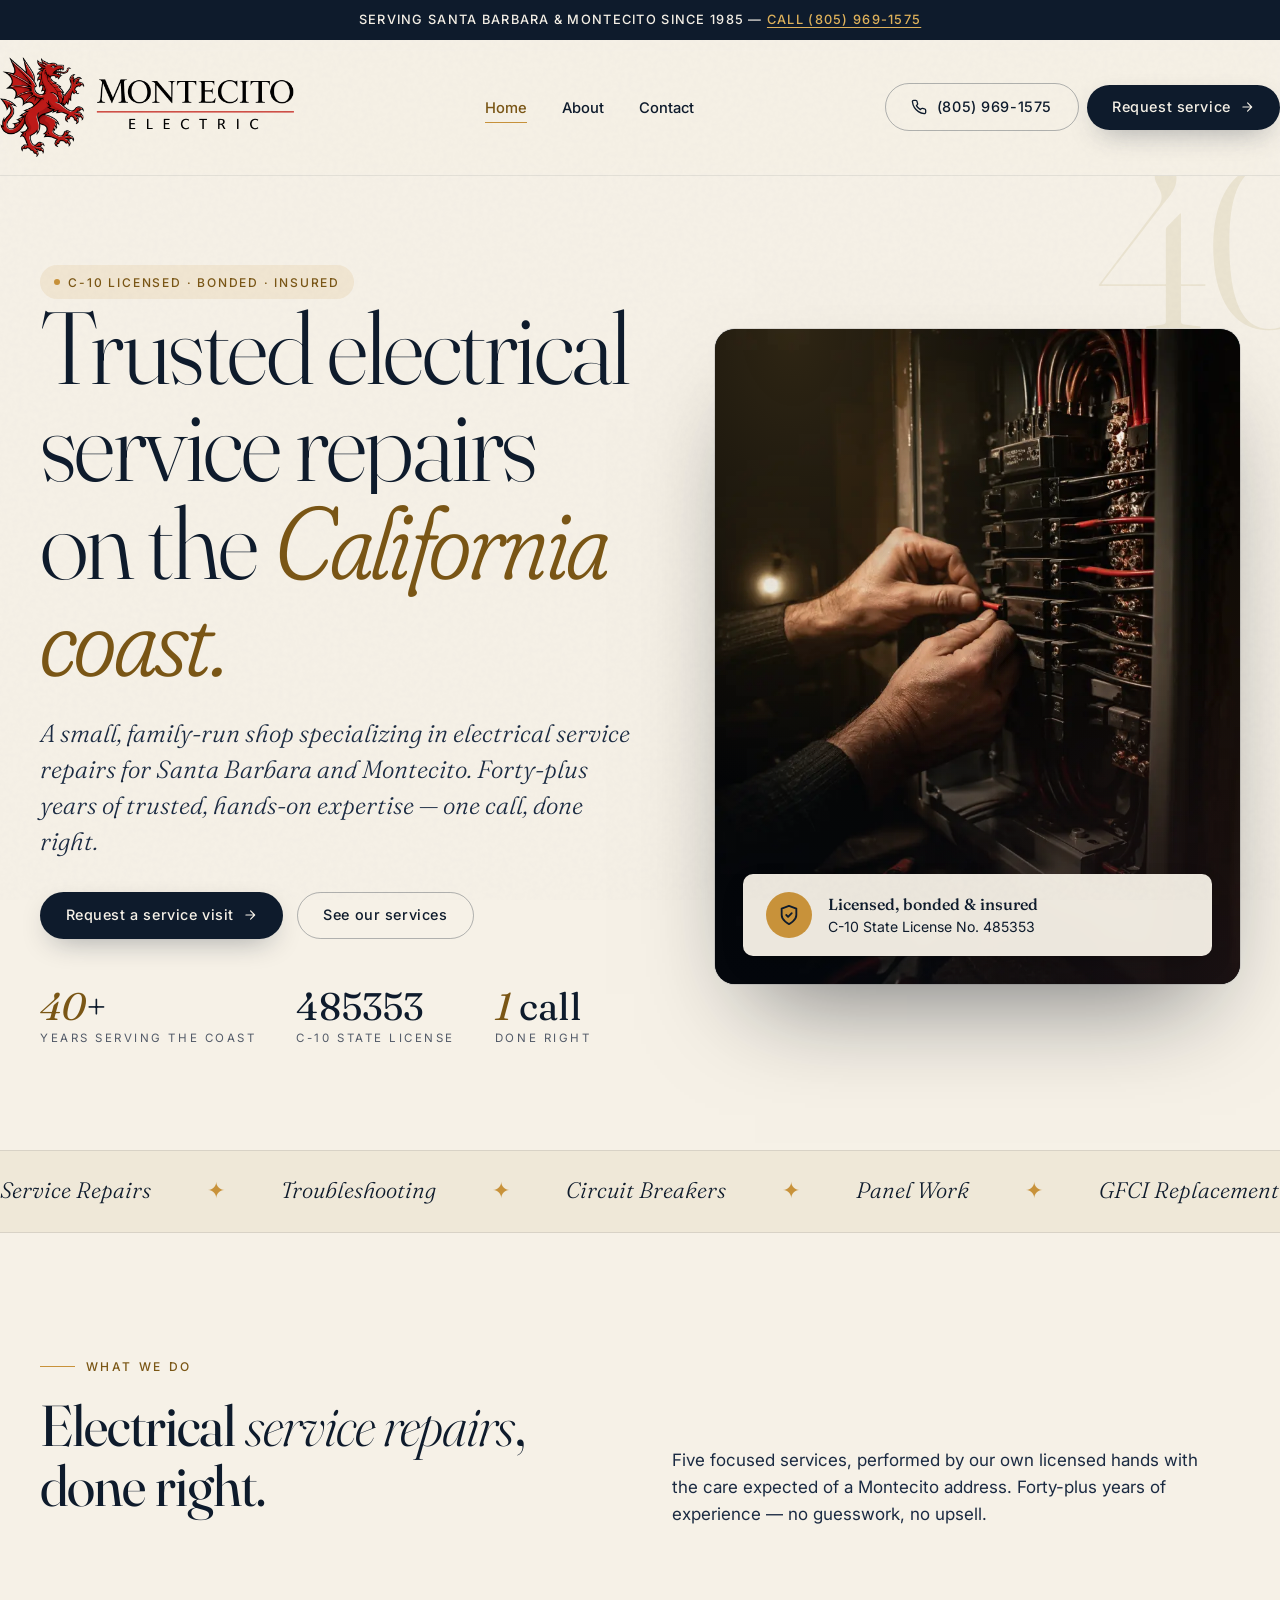
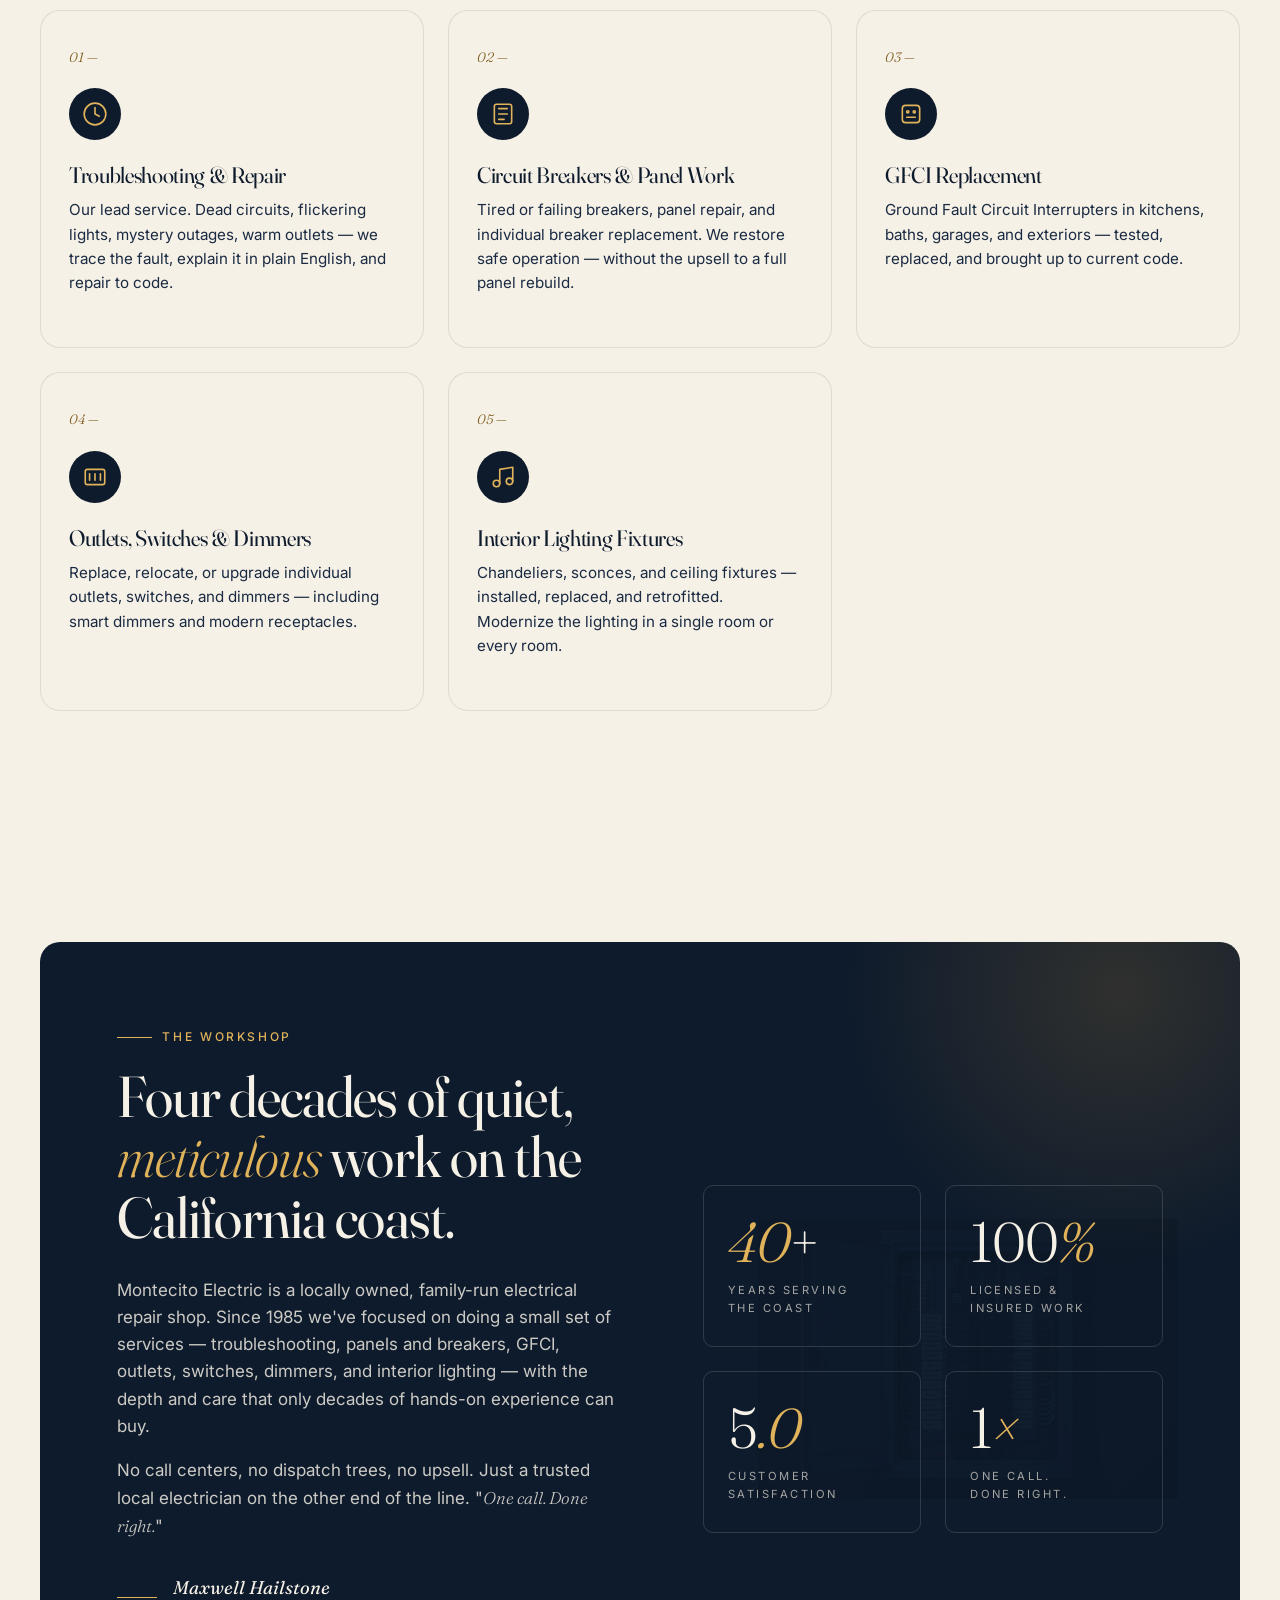
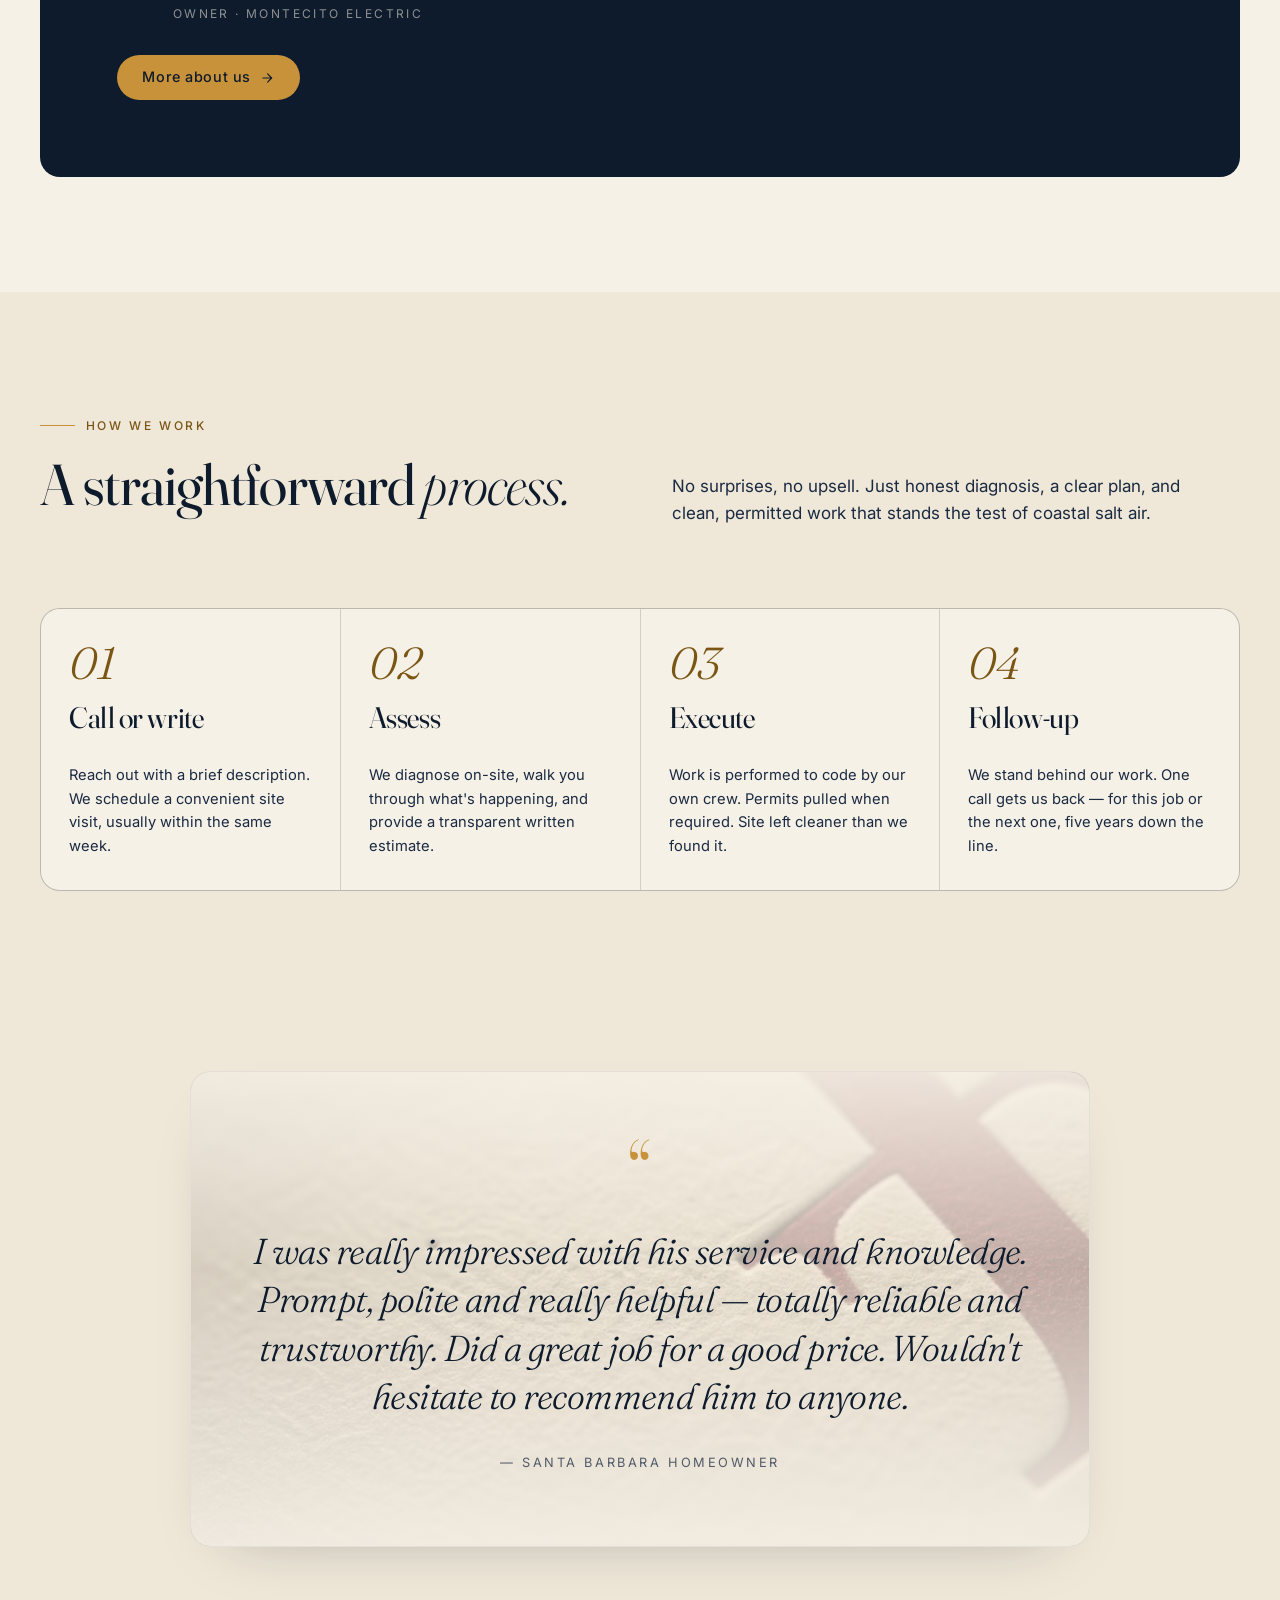
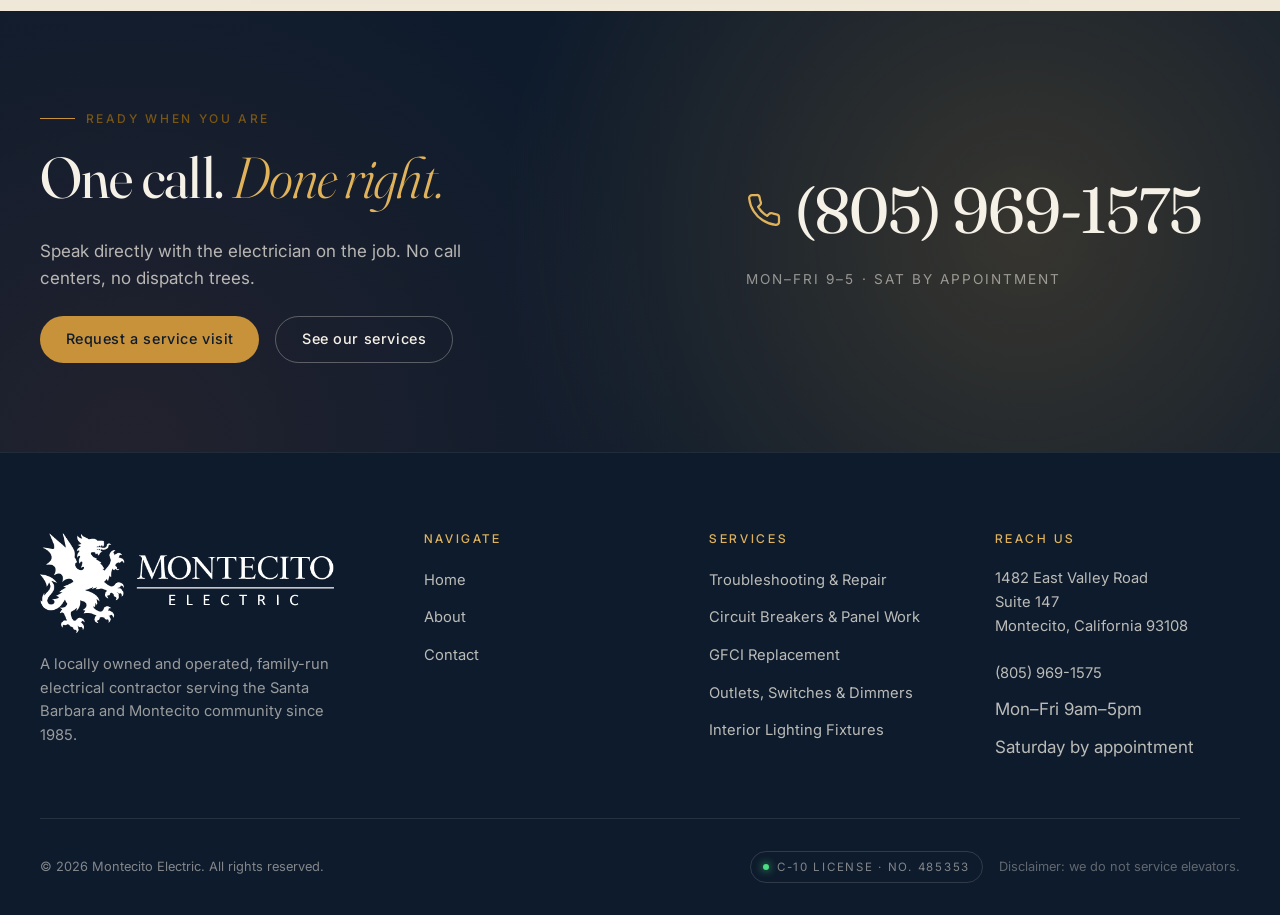
<file: index.html>
<!DOCTYPE html>
<html lang="en">
<head>
<meta charset="UTF-8" />
<meta name="viewport" content="width=device-width, initial-scale=1.0" />
<title>Montecito Electric — Trusted Electrical Service Repairs · Santa Barbara & Montecito</title>
<meta name="description" content="Trusted local electrician serving Santa Barbara and Montecito since 1985. Service repairs, panel and breaker work, GFCI replacement, outlets, switches, dimmers, and interior lighting. C-10 License #485353." />
<meta name="theme-color" content="#0E1B2C" />
<link rel="preconnect" href="https://fonts.googleapis.com" />
<link rel="preconnect" href="https://fonts.gstatic.com" crossorigin />
<link rel="preload" as="image" href="assets/images/panel-breaker-electrical-work.webp" />
<link rel="stylesheet" href="assets/css/styles.css" />
<link rel="stylesheet" href="https://fonts.googleapis.com/css2?family=Fraunces:ital,opsz,wght@0,9..144,300;0,9..144,400;0,9..144,500;0,9..144,600;0,9..144,700;1,9..144,400&family=Inter:wght@300;400;500;600;700&display=swap" media="print" onload="this.media='all'" />
<noscript><link rel="stylesheet" href="https://fonts.googleapis.com/css2?family=Fraunces:ital,opsz,wght@0,9..144,300;0,9..144,400;0,9..144,500;0,9..144,600;0,9..144,700;1,9..144,400&family=Inter:wght@300;400;500;600;700&display=swap" /></noscript>
<link rel="icon" type="image/webp" href="assets/images/montecito-electric-logo.webp" />
<link rel="icon" type="image/svg+xml" href="data:image/svg+xml,%3Csvg xmlns='http://www.w3.org/2000/svg' viewBox='0 0 64 64'%3E%3Crect width='64' height='64' rx='14' fill='%230E1B2C'/%3E%3Cpath d='M35 14 L20 36 H30 L28 50 L44 28 H34 Z' fill='%23E0B35B'/%3E%3C/svg%3E" />
</head>
<body>

<!-- Announcement strip -->
<div class="announce">
  Serving Santa Barbara & Montecito since 1985 — <a href="tel:8059691575">Call (805) 969-1575</a>
</div>

<!-- Header -->
<header class="site-header">
  <div class="container nav-inner">
    <a href="index.html" class="brand" aria-label="Montecito Electric — Home">
      <img class="brand-logo" src="assets/images/montecito-electric-logo.webp" alt="Montecito Electric" width="400" height="136" decoding="async" />
    </a>

    <nav aria-label="Primary">
      <ul class="nav-links">
        <li><a href="index.html" class="active">Home</a></li>
        <li><a href="about.html">About</a></li>
        <li><a href="contact.html">Contact</a></li>
      </ul>
    </nav>

    <div class="nav-cta">
      <a class="btn btn-ghost" href="tel:8059691575">
        <svg width="16" height="16" viewBox="0 0 24 24" fill="none" stroke="currentColor" stroke-width="2" stroke-linecap="round" stroke-linejoin="round"><path d="M22 16.92v3a2 2 0 0 1-2.18 2 19.79 19.79 0 0 1-8.63-3.07 19.5 19.5 0 0 1-6-6 19.79 19.79 0 0 1-3.07-8.67A2 2 0 0 1 4.11 2h3a2 2 0 0 1 2 1.72 12.84 12.84 0 0 0 .7 2.81 2 2 0 0 1-.45 2.11L8.09 9.91a16 16 0 0 0 6 6l1.27-1.27a2 2 0 0 1 2.11-.45 12.84 12.84 0 0 0 2.81.7A2 2 0 0 1 22 16.92z"/></svg>
        (805) 969-1575
      </a>
      <a class="btn btn-primary" href="contact.html">
        Request service
        <svg class="btn-arrow" width="14" height="14" viewBox="0 0 24 24" fill="none" stroke="currentColor" stroke-width="2" stroke-linecap="round" stroke-linejoin="round"><path d="M5 12h14M13 5l7 7-7 7"/></svg>
      </a>
      <button class="nav-toggle" aria-label="Open menu" aria-expanded="false">
        <svg viewBox="0 0 24 24" fill="none" stroke="currentColor" stroke-width="2" stroke-linecap="round" stroke-linejoin="round"><line x1="3" y1="6" x2="21" y2="6"/><line x1="3" y1="12" x2="21" y2="12"/><line x1="3" y1="18" x2="21" y2="18"/></svg>
      </button>
    </div>
  </div>
</header>

<main>

<!-- HERO -->
<section class="hero">
  <span class="hero-decor" aria-hidden="true">40</span>
  <div class="container">
    <div class="hero-grid">
      <div>
        <span class="pill">C-10 Licensed · Bonded · Insured</span>
        <h1 class="hero-title">
          <span class="line"><span>Trusted electrical</span></span>
          <span class="line"><span>service repairs</span></span>
          <span class="line"><span>on the <em>California coast.</em></span></span>
        </h1>
        <p class="hero-lead lead">
          A small, family-run shop specializing in electrical service repairs for
          Santa Barbara and Montecito. Forty-plus years of trusted, hands-on
          expertise — one call, done right.
        </p>
        <div class="hero-cta">
          <a href="contact.html" class="btn btn-primary">
            Request a service visit
            <svg class="btn-arrow" width="14" height="14" viewBox="0 0 24 24" fill="none" stroke="currentColor" stroke-width="2" stroke-linecap="round" stroke-linejoin="round"><path d="M5 12h14M13 5l7 7-7 7"/></svg>
          </a>
          <a href="#services" class="btn btn-ghost">See our services</a>
        </div>
        <div class="hero-meta">
          <div class="hero-meta-item">
            <span class="hero-meta-num"><em>40</em>+</span>
            <span class="hero-meta-label">Years serving the coast</span>
          </div>
          <div class="hero-meta-item">
            <span class="hero-meta-num">485353</span>
            <span class="hero-meta-label">C-10 State License</span>
          </div>
          <div class="hero-meta-item">
            <span class="hero-meta-num"><em>1</em> call</span>
            <span class="hero-meta-label">Done right</span>
          </div>
        </div>
      </div>

      <div class="hero-visual" aria-hidden="true">
        <img
          class="hero-photo"
          src="assets/images/panel-breaker-electrical-work.webp"
          alt="Electrical panel and breaker work"
          width="800"
          height="1000"
          decoding="async"
          fetchpriority="high"
        />

        <div class="hero-badge">
          <span class="hero-badge-icon">
            <svg viewBox="0 0 24 24" fill="none" stroke="currentColor" stroke-width="2" stroke-linecap="round" stroke-linejoin="round"><path d="M12 22s8-4 8-10V5l-8-3-8 3v7c0 6 8 10 8 10z"/><path d="m9 12 2 2 4-4"/></svg>
          </span>
          <span class="hero-badge-text">
            <strong>Licensed, bonded & insured</strong>
            C-10 State License No. 485353
          </span>
        </div>
      </div>
    </div>
  </div>
</section>

<!-- Marquee -->
<div class="marquee" aria-hidden="true">
  <div class="marquee-track">
    <span class="marquee-item">Service Repairs</span>
    <span class="marquee-item">Troubleshooting</span>
    <span class="marquee-item">Circuit Breakers</span>
    <span class="marquee-item">Panel Work</span>
    <span class="marquee-item">GFCI Replacement</span>
    <span class="marquee-item">Outlets & Switches</span>
    <span class="marquee-item">Dimmers</span>
    <span class="marquee-item">Interior Lighting</span>
    <!-- duplicate for seamless loop -->
    <span class="marquee-item">Service Repairs</span>
    <span class="marquee-item">Troubleshooting</span>
    <span class="marquee-item">Circuit Breakers</span>
    <span class="marquee-item">Panel Work</span>
    <span class="marquee-item">GFCI Replacement</span>
    <span class="marquee-item">Outlets & Switches</span>
    <span class="marquee-item">Dimmers</span>
    <span class="marquee-item">Interior Lighting</span>
  </div>
</div>

<!-- Services -->
<section id="services">
  <div class="container">
    <div class="section-head reveal">
      <div>
        <span class="eyebrow">What we do</span>
        <h2>Electrical <em class="italic-serif">service repairs</em>, done right.</h2>
      </div>
      <p>Five focused services, performed by our own licensed hands with the
      care expected of a Montecito address. Forty-plus years of experience —
      no guesswork, no upsell.</p>
    </div>

    <div class="services-grid">

      <article class="service-card reveal">
        <span class="service-num">01 —</span>
        <span class="service-icon">
          <svg viewBox="0 0 24 24" fill="none" stroke="currentColor" stroke-width="1.5" stroke-linecap="round" stroke-linejoin="round"><circle cx="12" cy="12" r="10"/><path d="M12 6v6l4 2"/></svg>
        </span>
        <h3>Troubleshooting & Repair</h3>
        <p>Our lead service. Dead circuits, flickering lights, mystery outages, warm outlets — we trace the fault, explain it in plain English, and repair to code.</p>
      </article>

      <article class="service-card reveal">
        <span class="service-num">02 —</span>
        <span class="service-icon">
          <svg viewBox="0 0 24 24" fill="none" stroke="currentColor" stroke-width="1.5" stroke-linecap="round" stroke-linejoin="round"><rect x="4" y="3" width="16" height="18" rx="2"/><path d="M8 7h8M8 12h8M8 17h5"/></svg>
        </span>
        <h3>Circuit Breakers & Panel Work</h3>
        <p>Tired or failing breakers, panel repair, and individual breaker replacement. We restore safe operation — without the upsell to a full panel rebuild.</p>
      </article>

      <article class="service-card reveal">
        <span class="service-num">03 —</span>
        <span class="service-icon">
          <svg viewBox="0 0 24 24" fill="none" stroke="currentColor" stroke-width="1.5" stroke-linecap="round" stroke-linejoin="round"><rect x="4" y="4" width="16" height="16" rx="3"/><circle cx="9" cy="10" r="1"/><circle cx="15" cy="10" r="1"/><path d="M8 15h8"/></svg>
        </span>
        <h3>GFCI Replacement</h3>
        <p>Ground Fault Circuit Interrupters in kitchens, baths, garages, and exteriors — tested, replaced, and brought up to current code.</p>
      </article>

      <article class="service-card reveal">
        <span class="service-num">04 —</span>
        <span class="service-icon">
          <svg viewBox="0 0 24 24" fill="none" stroke="currentColor" stroke-width="1.5" stroke-linecap="round" stroke-linejoin="round"><rect x="3" y="5" width="18" height="14" rx="2"/><path d="M7 9v6M12 9v6M17 9v6"/></svg>
        </span>
        <h3>Outlets, Switches & Dimmers</h3>
        <p>Replace, relocate, or upgrade individual outlets, switches, and dimmers — including smart dimmers and modern receptacles.</p>
      </article>

      <article class="service-card reveal">
        <span class="service-num">05 —</span>
        <span class="service-icon">
          <svg viewBox="0 0 24 24" fill="none" stroke="currentColor" stroke-width="1.5" stroke-linecap="round" stroke-linejoin="round"><path d="M9 18V5l12-2v13"/><circle cx="6" cy="18" r="3"/><circle cx="18" cy="16" r="3"/></svg>
        </span>
        <h3>Interior Lighting Fixtures</h3>
        <p>Chandeliers, sconces, and ceiling fixtures — installed, replaced, and retrofitted. Modernize the lighting in a single room or every room.</p>
      </article>

    </div>
  </div>
</section>

<!-- About / stats panel -->
<section>
  <div class="container">
    <div class="panel-dark panel-dark--craft reveal">
      <div class="about-grid">
        <div class="about-text">
          <span class="eyebrow">The workshop</span>
          <h2>Four decades of quiet, <em class="italic-serif">meticulous</em> work on the California coast.</h2>
          <p>
            Montecito Electric is a locally owned, family-run electrical repair shop.
            Since 1985 we've focused on doing a small set of services — troubleshooting,
            panels and breakers, GFCI, outlets, switches, dimmers, and interior lighting —
            with the depth and care that only decades of hands-on experience can buy.
          </p>
          <p>
            No call centers, no dispatch trees, no upsell. Just a trusted local
            electrician on the other end of the line.
            "<em class="italic-serif">One call. Done right.</em>"
          </p>
          <div class="signature">
            <span class="signature-line"></span>
            <div>
              <div class="signature-name">Maxwell Hailstone</div>
              <div class="signature-title">Owner · Montecito Electric</div>
            </div>
          </div>
          <div style="margin-top:2rem">
            <a href="about.html" class="btn btn-amber">
              More about us
              <svg class="btn-arrow" width="14" height="14" viewBox="0 0 24 24" fill="none" stroke="currentColor" stroke-width="2" stroke-linecap="round" stroke-linejoin="round"><path d="M5 12h14M13 5l7 7-7 7"/></svg>
            </a>
          </div>
        </div>

        <div class="stats">
          <div class="stat">
            <div class="stat-num"><em>40</em>+</div>
            <div class="stat-label">Years serving<br/>the coast</div>
          </div>
          <div class="stat">
            <div class="stat-num">100<em>%</em></div>
            <div class="stat-label">Licensed &<br/>insured work</div>
          </div>
          <div class="stat">
            <div class="stat-num">5<em>.0</em></div>
            <div class="stat-label">Customer<br/>satisfaction</div>
          </div>
          <div class="stat">
            <div class="stat-num">1<em>×</em></div>
            <div class="stat-label">One call.<br/>Done right.</div>
          </div>
        </div>
      </div>
    </div>
  </div>
</section>

<!-- Process -->
<section class="process">
  <div class="container">
    <div class="section-head reveal">
      <div>
        <span class="eyebrow">How we work</span>
        <h2>A straightforward <em class="italic-serif">process.</em></h2>
      </div>
      <p>No surprises, no upsell. Just honest diagnosis, a clear plan, and clean, permitted work that stands the test of coastal salt air.</p>
    </div>

    <div class="process-list reveal">
      <div class="process-item">
        <span class="process-step">01</span>
        <h3>Call or write</h3>
        <p>Reach out with a brief description. We schedule a convenient site visit, usually within the same week.</p>
      </div>
      <div class="process-item">
        <span class="process-step">02</span>
        <h3>Assess</h3>
        <p>We diagnose on-site, walk you through what's happening, and provide a transparent written estimate.</p>
      </div>
      <div class="process-item">
        <span class="process-step">03</span>
        <h3>Execute</h3>
        <p>Work is performed to code by our own crew. Permits pulled when required. Site left cleaner than we found it.</p>
      </div>
      <div class="process-item">
        <span class="process-step">04</span>
        <h3>Follow-up</h3>
        <p>We stand behind our work. One call gets us back — for this job or the next one, five years down the line.</p>
      </div>
    </div>
  </div>
</section>

<!-- Testimonial -->
<section class="testimonial-band">
  <div class="container">
    <div class="testimonial testimonial--textured reveal">
      <div class="quote-mark">&ldquo;</div>
      <blockquote>
        I was really impressed with his service and knowledge. Prompt, polite and really helpful — totally
        reliable and trustworthy. Did a great job for a good price. Wouldn't hesitate to recommend him to anyone.
      </blockquote>
      <div class="testimonial-author">— Santa Barbara Homeowner</div>
    </div>
  </div>
</section>

<!-- CTA banner -->
<section class="cta-banner">
  <div class="container">
    <div class="cta-inner">
      <div>
        <span class="eyebrow">Ready when you are</span>
        <h2>One call. <em class="italic-serif">Done right.</em></h2>
        <p style="color:rgba(246,241,231,0.72); max-width:40ch; margin-top:1rem">
          Speak directly with the electrician on the job. No call centers, no dispatch trees.
        </p>
        <div class="cta-actions">
          <a href="contact.html" class="btn btn-amber">Request a service visit</a>
          <a href="#services" class="btn btn-ghost">See our services</a>
        </div>
      </div>
      <div>
        <a href="tel:8059691575" class="cta-phone">
          <svg viewBox="0 0 24 24" fill="none" stroke="currentColor" stroke-width="1.5" stroke-linecap="round" stroke-linejoin="round"><path d="M22 16.92v3a2 2 0 0 1-2.18 2 19.79 19.79 0 0 1-8.63-3.07 19.5 19.5 0 0 1-6-6 19.79 19.79 0 0 1-3.07-8.67A2 2 0 0 1 4.11 2h3a2 2 0 0 1 2 1.72 12.84 12.84 0 0 0 .7 2.81 2 2 0 0 1-.45 2.11L8.09 9.91a16 16 0 0 0 6 6l1.27-1.27a2 2 0 0 1 2.11-.45 12.84 12.84 0 0 0 2.81.7A2 2 0 0 1 22 16.92z"/></svg>
          (805) 969-1575
        </a>
        <p style="color:rgba(246,241,231,0.55); font-size:.85rem; margin-top:.5rem; letter-spacing:.15em; text-transform:uppercase">
          Mon–Fri 9–5 · Sat by appointment
        </p>
      </div>
    </div>
  </div>
</section>

</main>

<!-- Footer -->
<footer class="site-footer">
  <div class="container">
    <div class="footer-grid">
      <div class="footer-brand">
        <a href="index.html" class="brand" aria-label="Montecito Electric">
          <img class="brand-logo" src="assets/images/montecito-electric-logo.webp" alt="Montecito Electric" width="400" height="136" decoding="async" loading="lazy" />
        </a>
        <p>A locally owned and operated, family-run electrical contractor serving the Santa Barbara and Montecito community since 1985.</p>
      </div>

      <div class="footer-col">
        <h4>Navigate</h4>
        <ul>
          <li><a href="index.html">Home</a></li>
          <li><a href="about.html">About</a></li>
          <li><a href="contact.html">Contact</a></li>
        </ul>
      </div>

      <div class="footer-col">
        <h4>Services</h4>
        <ul>
          <li><a href="index.html#services">Troubleshooting & Repair</a></li>
          <li><a href="index.html#services">Circuit Breakers & Panel Work</a></li>
          <li><a href="index.html#services">GFCI Replacement</a></li>
          <li><a href="index.html#services">Outlets, Switches & Dimmers</a></li>
          <li><a href="index.html#services">Interior Lighting Fixtures</a></li>
        </ul>
      </div>

      <div class="footer-col">
        <h4>Reach us</h4>
        <address>
          1482 East Valley Road<br/>
          Suite 147<br/>
          Montecito, California 93108
        </address>
        <ul style="margin-top:1.25rem">
          <li><a href="tel:8059691575">(805) 969-1575</a></li>
          <li>Mon–Fri 9am–5pm</li>
          <li>Saturday by appointment</li>
        </ul>
      </div>
    </div>

    <div class="footer-bottom">
      <div>© <span data-year>2026</span> Montecito Electric. All rights reserved.</div>
      <div style="display:flex; gap:1rem; align-items:center; flex-wrap:wrap">
        <span class="license-tag">C-10 License · No. 485353</span>
        <span style="opacity:.7">Disclaimer: we do not service elevators.</span>
      </div>
    </div>
  </div>
</footer>

<script src="assets/js/main.js" defer></script>
</body>
</html>
</file>
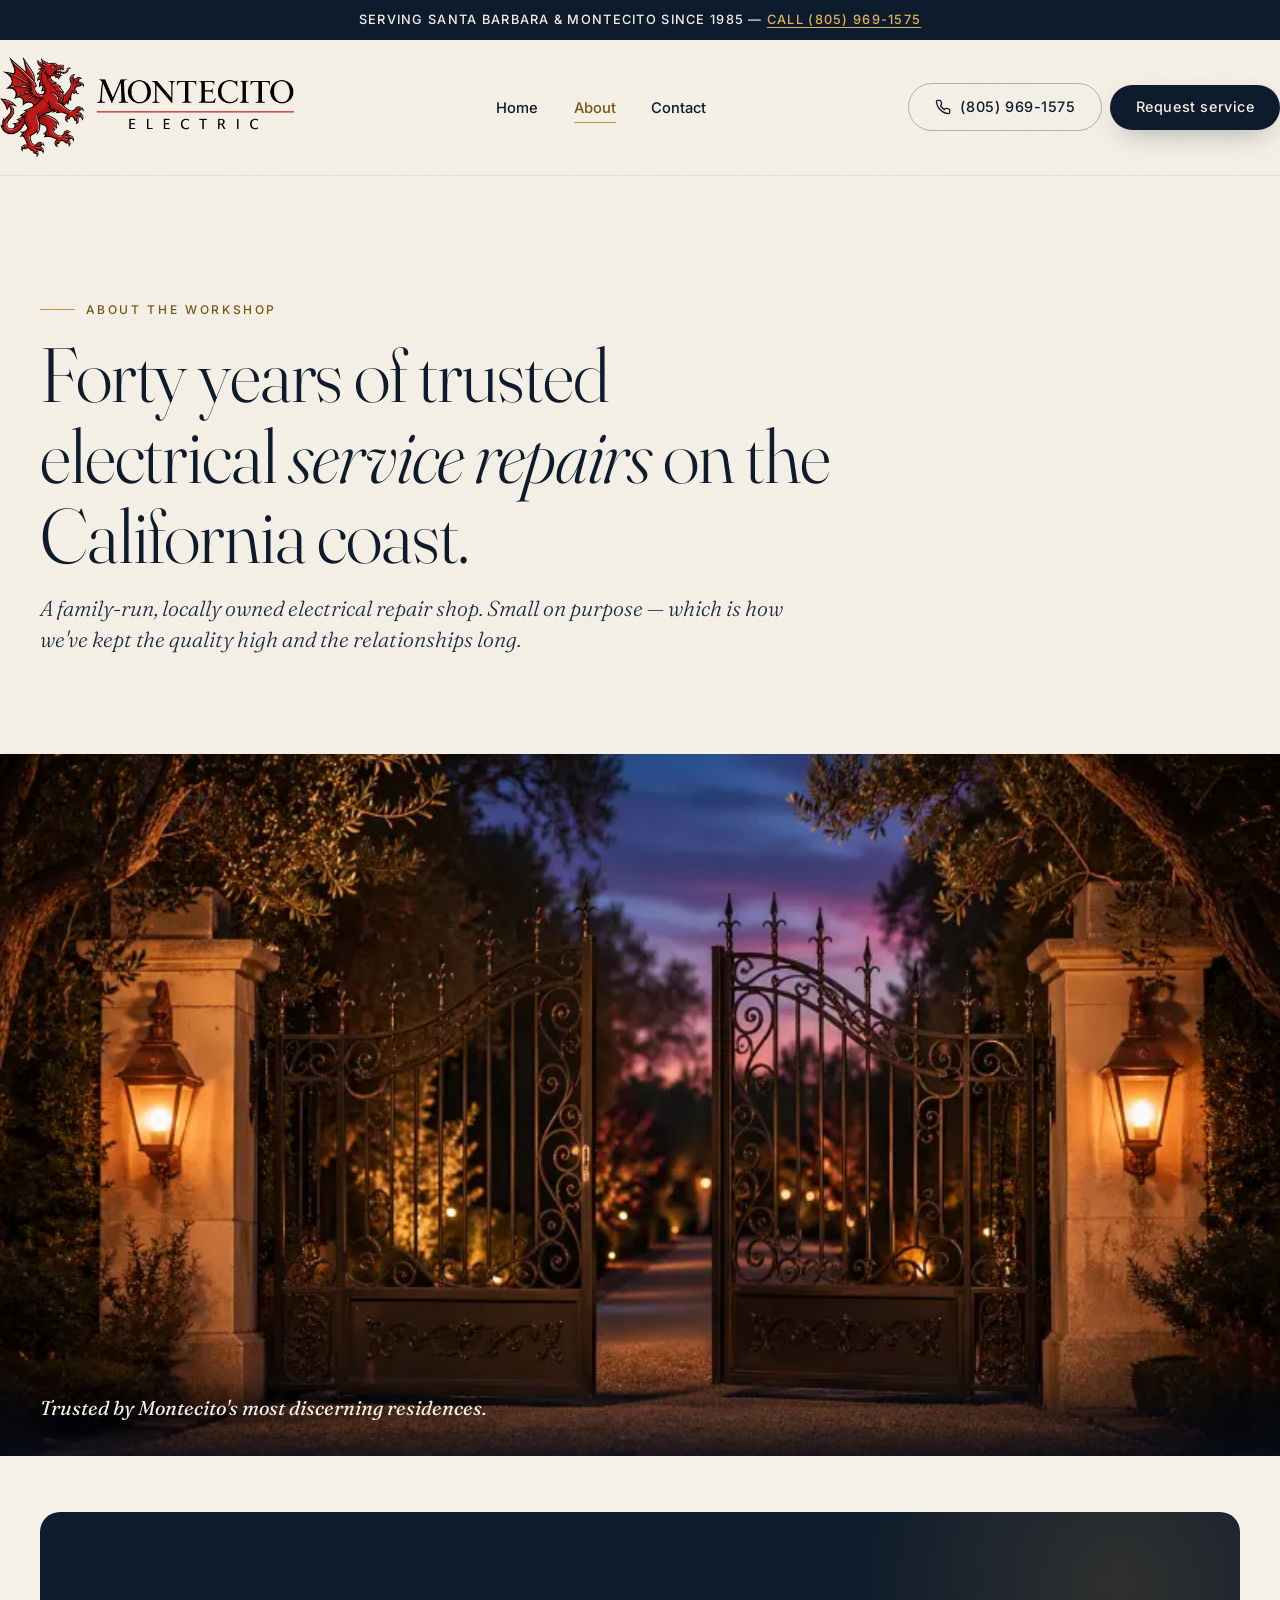
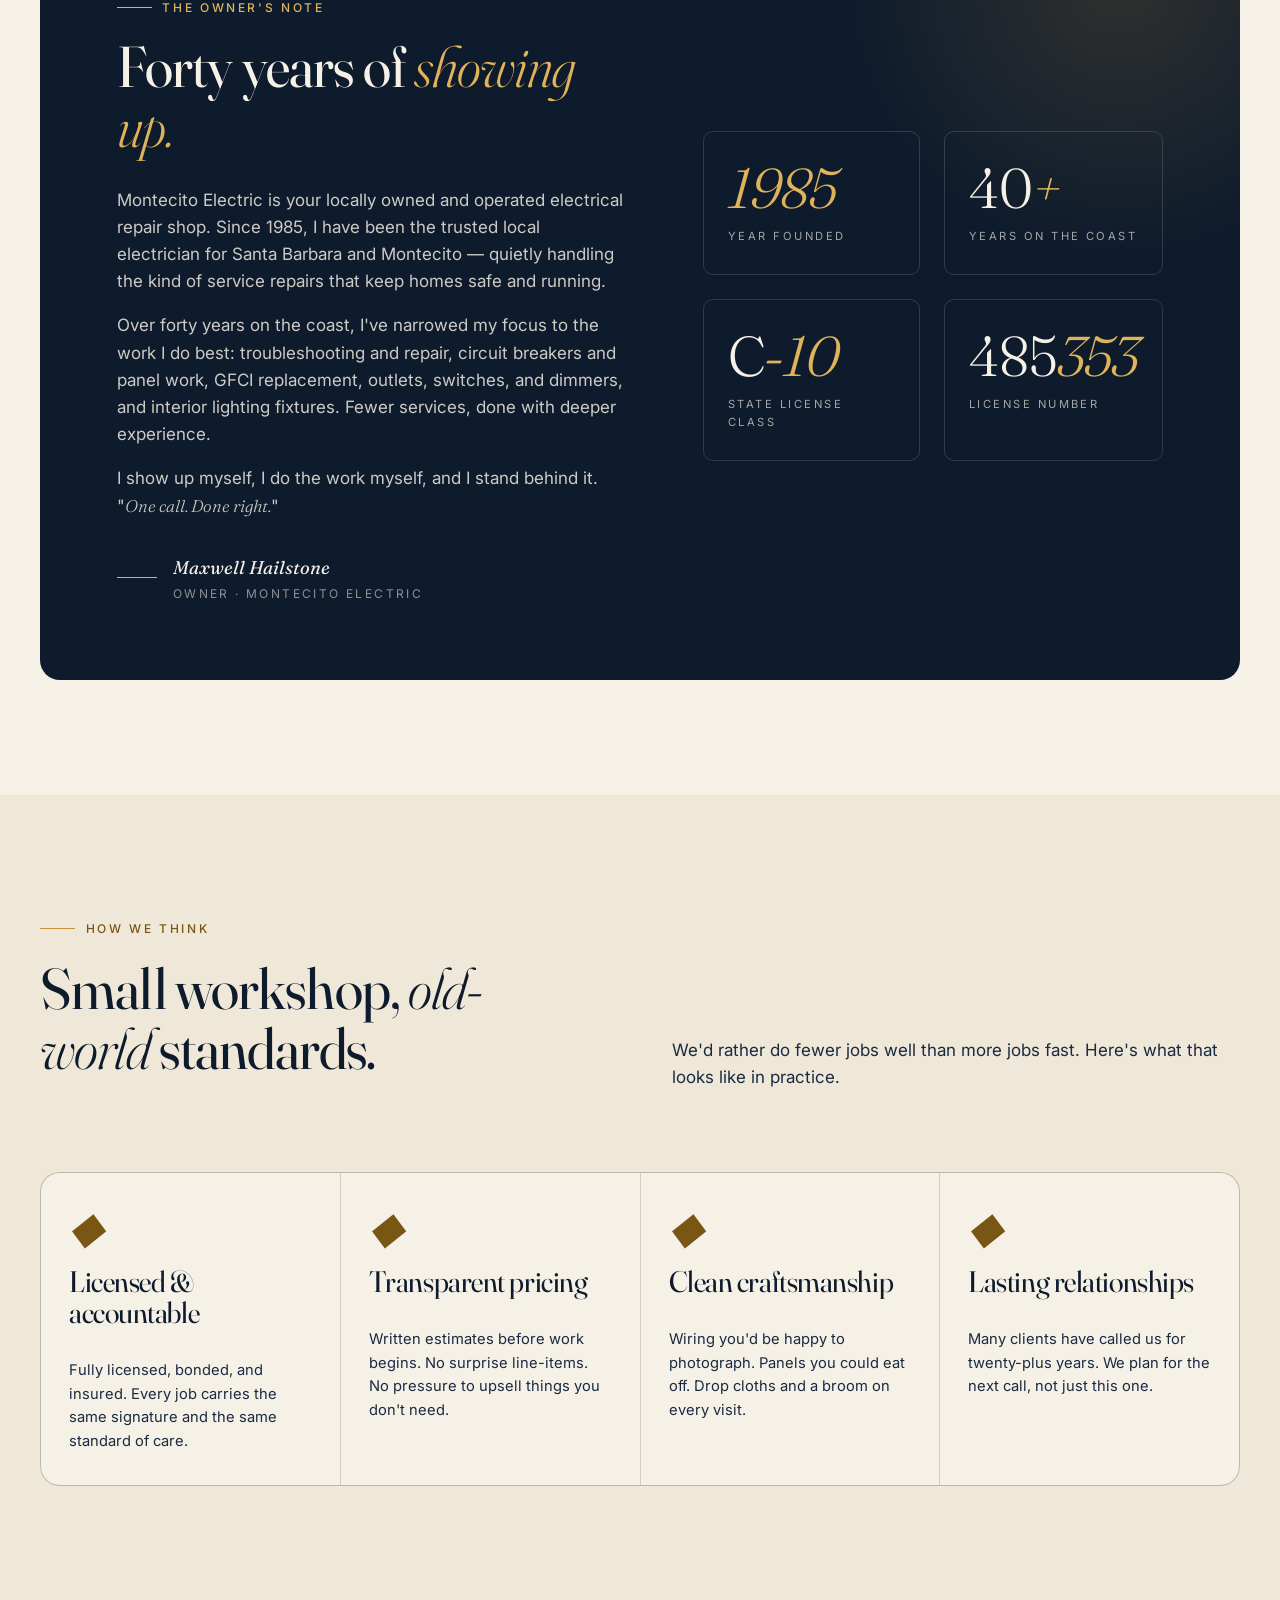
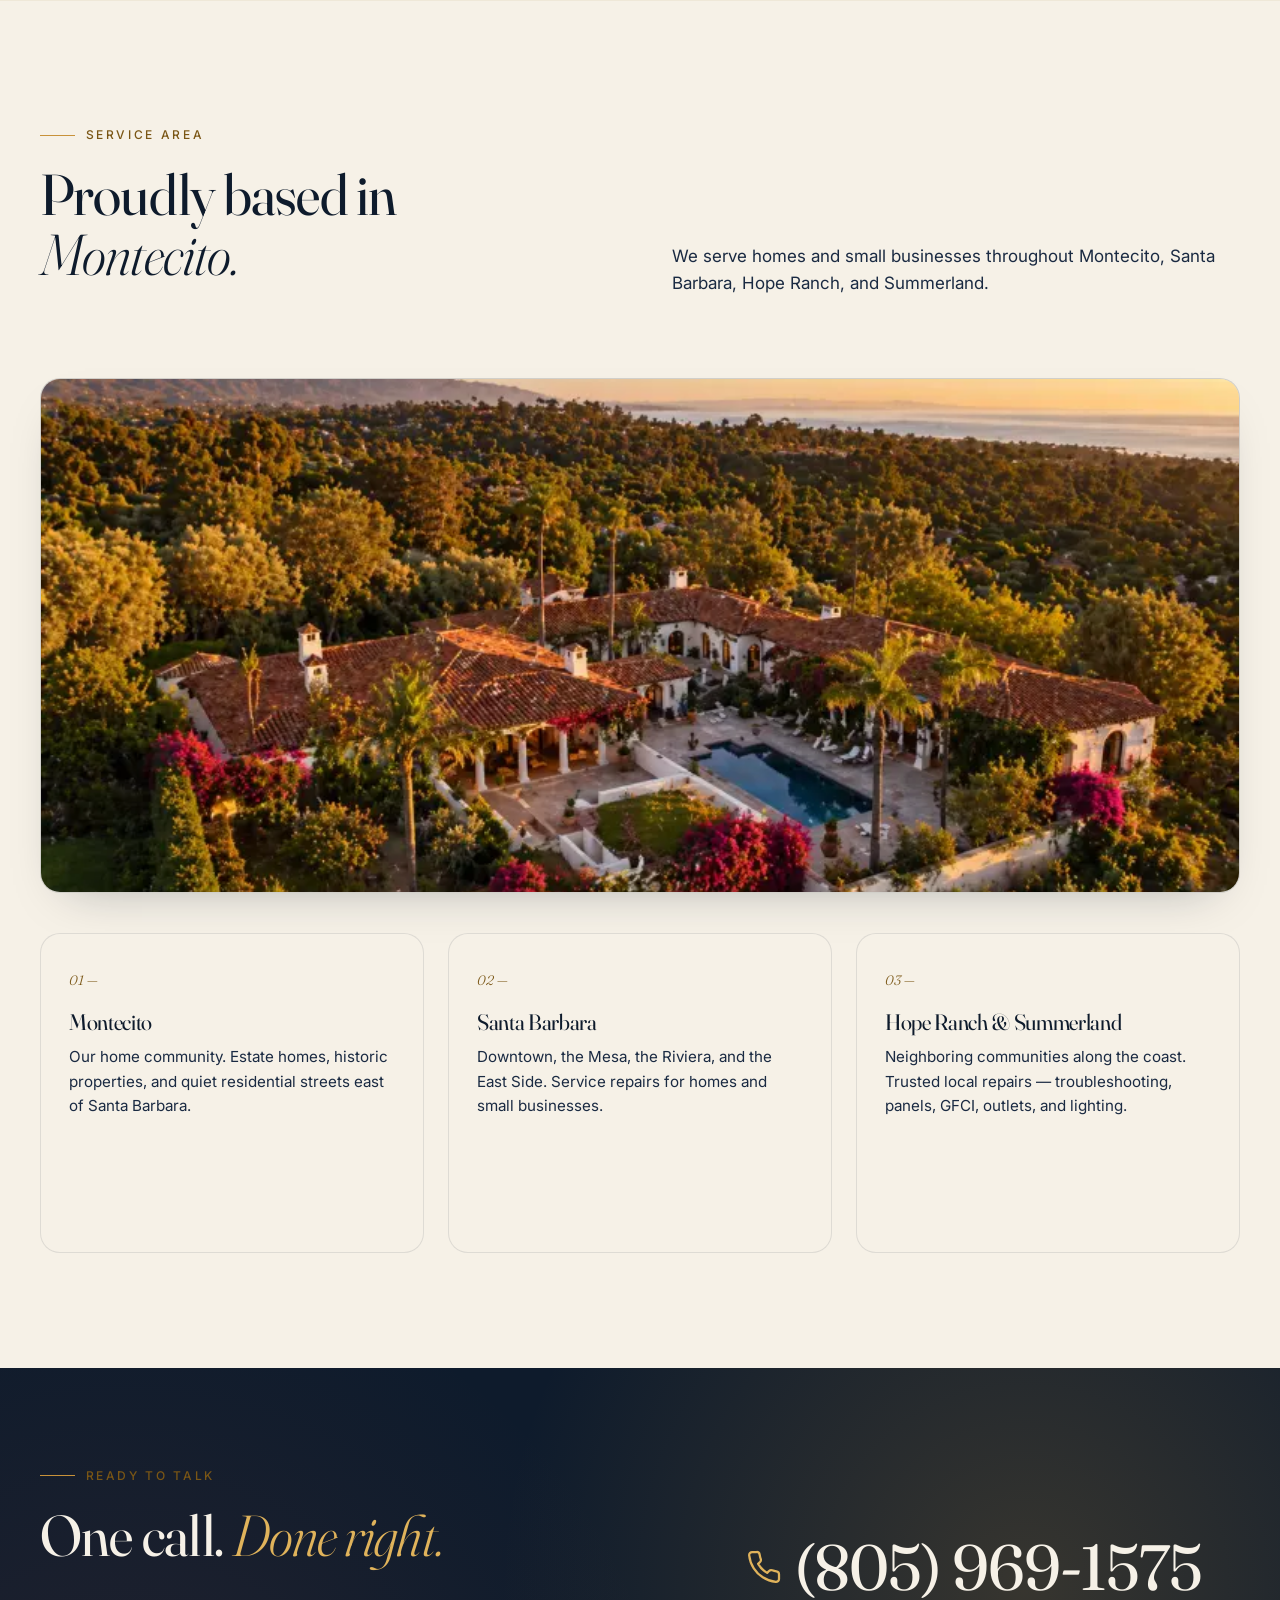
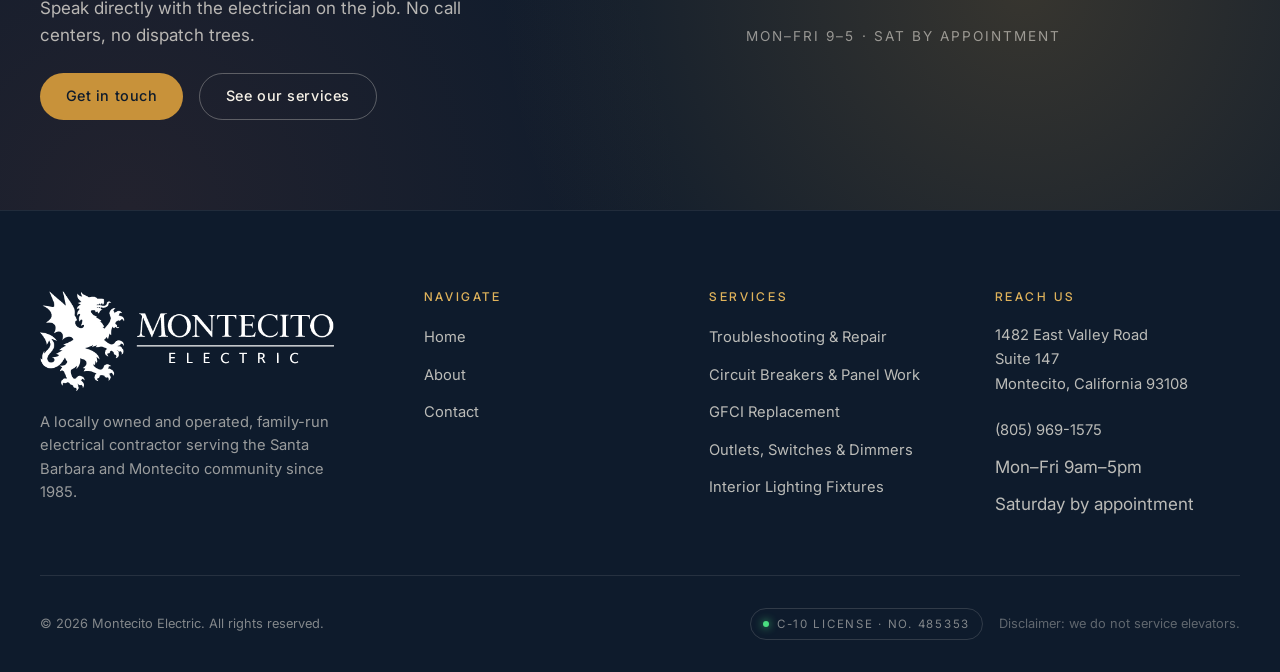
<file: about.html>
<!DOCTYPE html>
<html lang="en">
<head>
<meta charset="UTF-8" />
<meta name="viewport" content="width=device-width, initial-scale=1.0" />
<title>About — Montecito Electric · Trusted local electrician since 1985</title>
<meta name="description" content="Family-run electrical repair shop serving Santa Barbara and Montecito since 1985. Forty-plus years of trusted service repairs — troubleshooting, panels, GFCI, outlets, and lighting. C-10 License #485353." />
<meta name="theme-color" content="#0E1B2C" />
<link rel="preconnect" href="https://fonts.googleapis.com" />
<link rel="preconnect" href="https://fonts.gstatic.com" crossorigin />
<link rel="stylesheet" href="assets/css/styles.css" />
<link rel="stylesheet" href="https://fonts.googleapis.com/css2?family=Fraunces:ital,opsz,wght@0,9..144,300;0,9..144,400;0,9..144,500;0,9..144,600;0,9..144,700;1,9..144,400&family=Inter:wght@300;400;500;600;700&display=swap" media="print" onload="this.media='all'" />
<noscript><link rel="stylesheet" href="https://fonts.googleapis.com/css2?family=Fraunces:ital,opsz,wght@0,9..144,300;0,9..144,400;0,9..144,500;0,9..144,600;0,9..144,700;1,9..144,400&family=Inter:wght@300;400;500;600;700&display=swap" /></noscript>
<link rel="icon" type="image/webp" href="assets/images/montecito-electric-logo.webp" />
<link rel="icon" type="image/svg+xml" href="data:image/svg+xml,%3Csvg xmlns='http://www.w3.org/2000/svg' viewBox='0 0 64 64'%3E%3Crect width='64' height='64' rx='14' fill='%230E1B2C'/%3E%3Cpath d='M35 14 L20 36 H30 L28 50 L44 28 H34 Z' fill='%23E0B35B'/%3E%3C/svg%3E" />
</head>
<body>

<div class="announce">
  Serving Santa Barbara & Montecito since 1985 — <a href="tel:8059691575">Call (805) 969-1575</a>
</div>

<header class="site-header">
  <div class="container nav-inner">
    <a href="index.html" class="brand" aria-label="Montecito Electric — Home">
      <img class="brand-logo" src="assets/images/montecito-electric-logo.webp" alt="Montecito Electric" width="400" height="136" decoding="async" />
    </a>

    <nav aria-label="Primary">
      <ul class="nav-links">
        <li><a href="index.html">Home</a></li>
        <li><a href="about.html" class="active">About</a></li>
        <li><a href="contact.html">Contact</a></li>
      </ul>
    </nav>

    <div class="nav-cta">
      <a class="btn btn-ghost" href="tel:8059691575">
        <svg width="16" height="16" viewBox="0 0 24 24" fill="none" stroke="currentColor" stroke-width="2" stroke-linecap="round" stroke-linejoin="round"><path d="M22 16.92v3a2 2 0 0 1-2.18 2 19.79 19.79 0 0 1-8.63-3.07 19.5 19.5 0 0 1-6-6 19.79 19.79 0 0 1-3.07-8.67A2 2 0 0 1 4.11 2h3a2 2 0 0 1 2 1.72 12.84 12.84 0 0 0 .7 2.81 2 2 0 0 1-.45 2.11L8.09 9.91a16 16 0 0 0 6 6l1.27-1.27a2 2 0 0 1 2.11-.45 12.84 12.84 0 0 0 2.81.7A2 2 0 0 1 22 16.92z"/></svg>
        (805) 969-1575
      </a>
      <a class="btn btn-primary" href="contact.html">Request service</a>
      <button class="nav-toggle" aria-label="Open menu" aria-expanded="false">
        <svg viewBox="0 0 24 24" fill="none" stroke="currentColor" stroke-width="2" stroke-linecap="round" stroke-linejoin="round"><line x1="3" y1="6" x2="21" y2="6"/><line x1="3" y1="12" x2="21" y2="12"/><line x1="3" y1="18" x2="21" y2="18"/></svg>
      </button>
    </div>
  </div>
</header>

<main>

<!-- Page hero -->
<section class="page-hero">
  <div class="container">
    <span class="eyebrow">About the workshop</span>
    <h1>Forty years of trusted electrical <em class="italic-serif">service repairs</em> on the California coast.</h1>
    <p class="lead">
      A family-run, locally owned electrical repair shop. Small on purpose — which
      is how we've kept the quality high and the relationships long.
    </p>
  </div>
</section>

<figure class="about-establish reveal">
  <img
    src="assets/images/about-montecito-elecric.webp"
    alt="Twin lanterns and an iron gate at a Montecito residence at twilight."
    width="800"
    height="450"
    loading="lazy"
    decoding="async"
  />
  <figcaption>Trusted by Montecito's most discerning residences.</figcaption>
</figure>

<!-- Story section -->
<section style="padding-top:0">
  <div class="container">
    <div class="panel-dark reveal">
      <div class="about-grid">
        <div class="about-text">
          <span class="eyebrow">The owner's note</span>
          <h2>Forty years of <em class="italic-serif">showing up.</em></h2>
          <p>
            Montecito Electric is your locally owned and operated electrical repair shop.
            Since 1985, I have been the trusted local electrician for Santa Barbara and Montecito —
            quietly handling the kind of service repairs that keep homes safe and running.
          </p>
          <p>
            Over forty years on the coast, I've narrowed my focus to the work I do best:
            troubleshooting and repair, circuit breakers and panel work, GFCI replacement,
            outlets, switches, and dimmers, and interior lighting fixtures. Fewer services,
            done with deeper experience.
          </p>
          <p>
            I show up myself, I do the work myself, and I stand behind it.
            "<em class="italic-serif">One call. Done right.</em>"
          </p>
          <div class="signature">
            <span class="signature-line"></span>
            <div>
              <div class="signature-name">Maxwell Hailstone</div>
              <div class="signature-title">Owner · Montecito Electric</div>
            </div>
          </div>
        </div>

        <div class="stats">
          <div class="stat">
            <div class="stat-num"><em>1985</em></div>
            <div class="stat-label">Year founded</div>
          </div>
          <div class="stat">
            <div class="stat-num">40<em>+</em></div>
            <div class="stat-label">Years on the coast</div>
          </div>
          <div class="stat">
            <div class="stat-num">C<em>-10</em></div>
            <div class="stat-label">State license class</div>
          </div>
          <div class="stat">
            <div class="stat-num">485<em>353</em></div>
            <div class="stat-label">License number</div>
          </div>
        </div>
      </div>
    </div>
  </div>
</section>

<!-- Values -->
<section class="process">
  <div class="container">
    <div class="section-head reveal">
      <div>
        <span class="eyebrow">How we think</span>
        <h2>Small workshop, <em class="italic-serif">old-world</em> standards.</h2>
      </div>
      <p>We'd rather do fewer jobs well than more jobs fast. Here's what that looks like in practice.</p>
    </div>

    <div class="process-list reveal">
      <div class="process-item">
        <span class="process-step">◆</span>
        <h3>Licensed & accountable</h3>
        <p>Fully licensed, bonded, and insured. Every job carries the same signature and the same standard of care.</p>
      </div>
      <div class="process-item">
        <span class="process-step">◆</span>
        <h3>Transparent pricing</h3>
        <p>Written estimates before work begins. No surprise line-items. No pressure to upsell things you don't need.</p>
      </div>
      <div class="process-item">
        <span class="process-step">◆</span>
        <h3>Clean craftsmanship</h3>
        <p>Wiring you'd be happy to photograph. Panels you could eat off. Drop cloths and a broom on every visit.</p>
      </div>
      <div class="process-item">
        <span class="process-step">◆</span>
        <h3>Lasting relationships</h3>
        <p>Many clients have called us for twenty-plus years. We plan for the next call, not just this one.</p>
      </div>
    </div>
  </div>
</section>

<!-- Area served -->
<section>
  <div class="container">
    <div class="section-head reveal">
      <div>
        <span class="eyebrow">Service area</span>
        <h2>Proudly based in <em class="italic-serif">Montecito.</em></h2>
      </div>
      <p>We serve homes and small businesses throughout Montecito, Santa Barbara, Hope Ranch, and Summerland.</p>
    </div>

    <figure class="about-area-hero reveal">
      <img
        src="assets/images/montecito-service-area.webp"
        alt="Montecito and the Santa Barbara coastline from above."
        width="1672"
        height="941"
        loading="lazy"
        decoding="async"
      />
    </figure>

    <div class="services-grid reveal">
      <article class="service-card">
        <span class="service-num">01 —</span>
        <h3>Montecito</h3>
        <p>Our home community. Estate homes, historic properties, and quiet residential streets east of Santa Barbara.</p>
      </article>
      <article class="service-card">
        <span class="service-num">02 —</span>
        <h3>Santa Barbara</h3>
        <p>Downtown, the Mesa, the Riviera, and the East Side. Service repairs for homes and small businesses.</p>
      </article>
      <article class="service-card">
        <span class="service-num">03 —</span>
        <h3>Hope Ranch & Summerland</h3>
        <p>Neighboring communities along the coast. Trusted local repairs — troubleshooting, panels, GFCI, outlets, and lighting.</p>
      </article>
    </div>
  </div>
</section>

<!-- CTA -->
<section class="cta-banner">
  <div class="container">
    <div class="cta-inner">
      <div>
        <span class="eyebrow">Ready to talk</span>
        <h2>One call. <em class="italic-serif">Done right.</em></h2>
        <p style="color:rgba(246,241,231,0.72); max-width:40ch; margin-top:1rem">
          Speak directly with the electrician on the job. No call centers, no dispatch trees.
        </p>
        <div class="cta-actions">
          <a href="contact.html" class="btn btn-amber">Get in touch</a>
          <a href="index.html#services" class="btn btn-ghost">See our services</a>
        </div>
      </div>
      <div>
        <a href="tel:8059691575" class="cta-phone">
          <svg viewBox="0 0 24 24" fill="none" stroke="currentColor" stroke-width="1.5" stroke-linecap="round" stroke-linejoin="round"><path d="M22 16.92v3a2 2 0 0 1-2.18 2 19.79 19.79 0 0 1-8.63-3.07 19.5 19.5 0 0 1-6-6 19.79 19.79 0 0 1-3.07-8.67A2 2 0 0 1 4.11 2h3a2 2 0 0 1 2 1.72 12.84 12.84 0 0 0 .7 2.81 2 2 0 0 1-.45 2.11L8.09 9.91a16 16 0 0 0 6 6l1.27-1.27a2 2 0 0 1 2.11-.45 12.84 12.84 0 0 0 2.81.7A2 2 0 0 1 22 16.92z"/></svg>
          (805) 969-1575
        </a>
        <p style="color:rgba(246,241,231,0.55); font-size:.85rem; margin-top:.5rem; letter-spacing:.15em; text-transform:uppercase">
          Mon–Fri 9–5 · Sat by appointment
        </p>
      </div>
    </div>
  </div>
</section>

</main>

<!-- Footer -->
<footer class="site-footer">
  <div class="container">
    <div class="footer-grid">
      <div class="footer-brand">
        <a href="index.html" class="brand" aria-label="Montecito Electric">
          <img class="brand-logo" src="assets/images/montecito-electric-logo.webp" alt="Montecito Electric" width="400" height="136" decoding="async" />
        </a>
        <p>A locally owned and operated, family-run electrical contractor serving the Santa Barbara and Montecito community since 1985.</p>
      </div>
      <div class="footer-col">
        <h4>Navigate</h4>
        <ul>
          <li><a href="index.html">Home</a></li>
          <li><a href="about.html">About</a></li>
          <li><a href="contact.html">Contact</a></li>
        </ul>
      </div>
      <div class="footer-col">
        <h4>Services</h4>
        <ul>
          <li><a href="index.html#services">Troubleshooting & Repair</a></li>
          <li><a href="index.html#services">Circuit Breakers & Panel Work</a></li>
          <li><a href="index.html#services">GFCI Replacement</a></li>
          <li><a href="index.html#services">Outlets, Switches & Dimmers</a></li>
          <li><a href="index.html#services">Interior Lighting Fixtures</a></li>
        </ul>
      </div>
      <div class="footer-col">
        <h4>Reach us</h4>
        <address>
          1482 East Valley Road<br/>
          Suite 147<br/>
          Montecito, California 93108
        </address>
        <ul style="margin-top:1.25rem">
          <li><a href="tel:8059691575">(805) 969-1575</a></li>
          <li>Mon–Fri 9am–5pm</li>
          <li>Saturday by appointment</li>
        </ul>
      </div>
    </div>
    <div class="footer-bottom">
      <div>© <span data-year>2026</span> Montecito Electric. All rights reserved.</div>
      <div style="display:flex; gap:1rem; align-items:center; flex-wrap:wrap">
        <span class="license-tag">C-10 License · No. 485353</span>
        <span style="opacity:.7">Disclaimer: we do not service elevators.</span>
      </div>
    </div>
  </div>
</footer>

<script src="assets/js/main.js" defer></script>
</body>
</html>
</file>
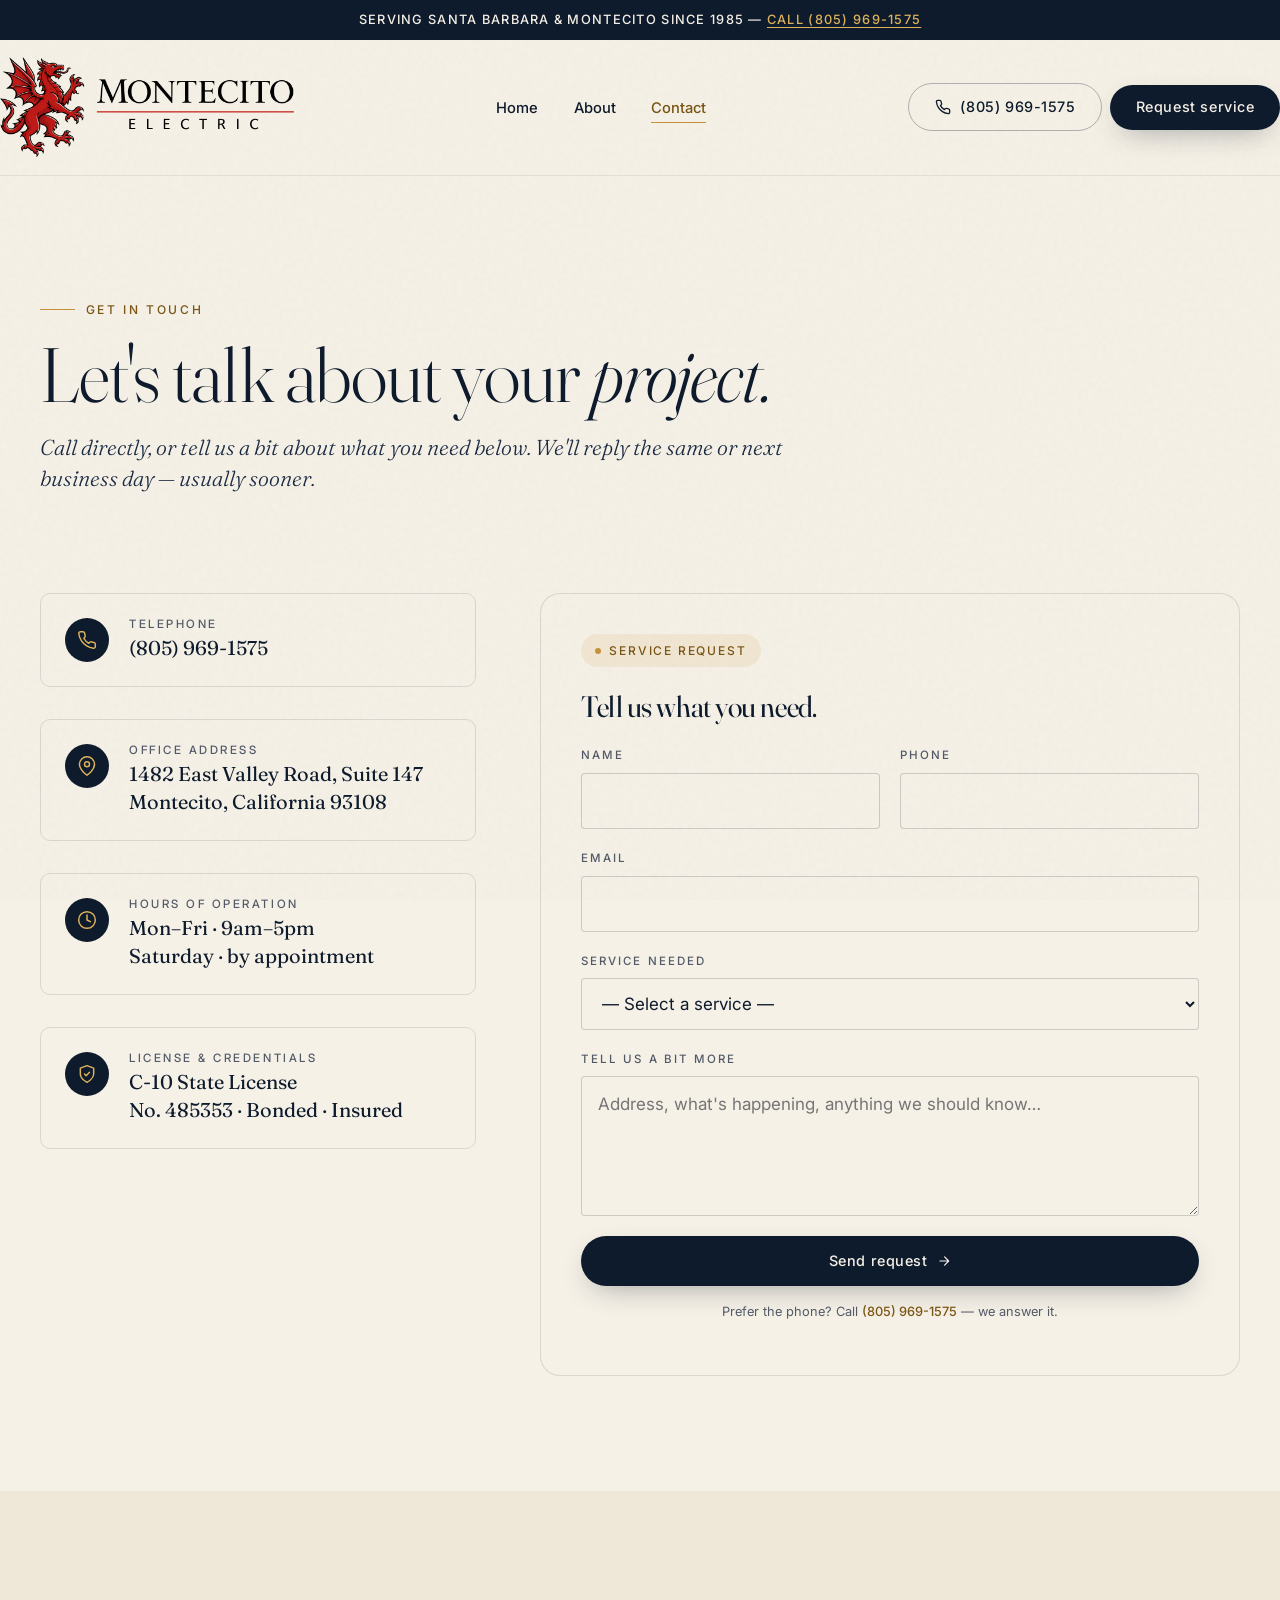
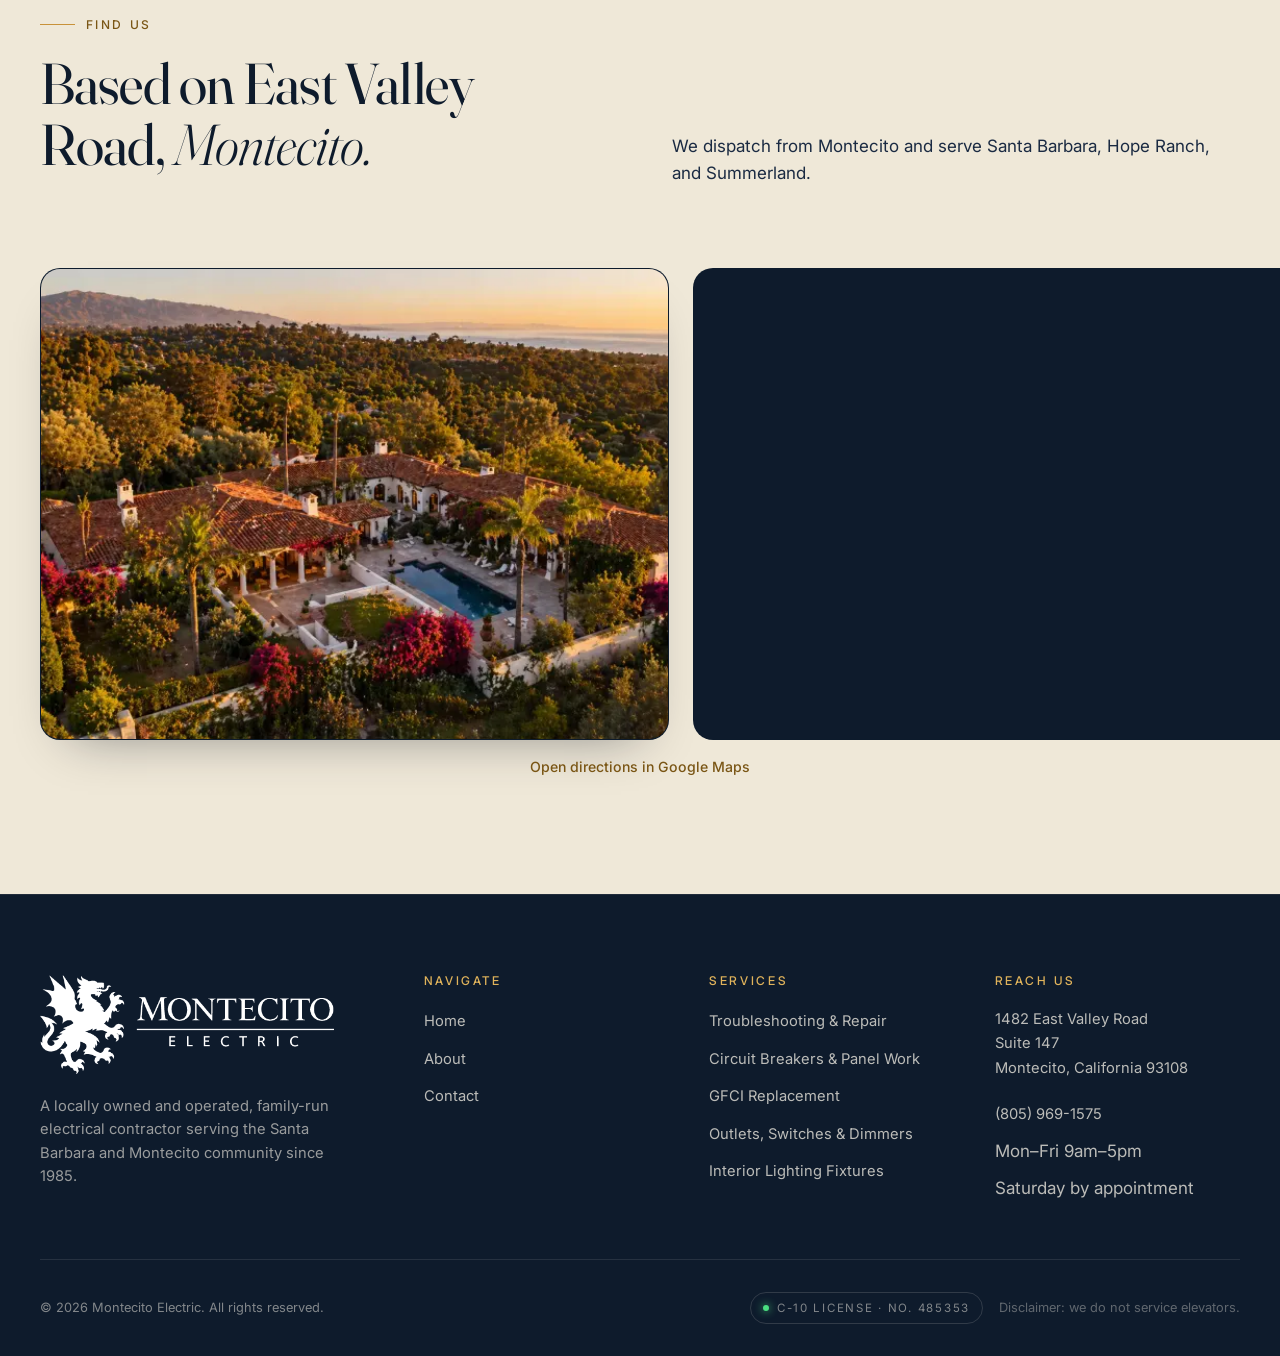
<file: contact.html>
<!DOCTYPE html>
<html lang="en">
<head>
<meta charset="UTF-8" />
<meta name="viewport" content="width=device-width, initial-scale=1.0" />
<title>Contact — Montecito Electric · (805) 969-1575</title>
<meta name="description" content="Contact Montecito Electric for trusted electrical service repairs in Santa Barbara and Montecito. Call (805) 969-1575 or request a visit online." />
<meta name="theme-color" content="#0E1B2C" />
<link rel="preconnect" href="https://fonts.googleapis.com" />
<link rel="preconnect" href="https://fonts.gstatic.com" crossorigin />
<link rel="stylesheet" href="assets/css/styles.css" />
<link rel="stylesheet" href="https://fonts.googleapis.com/css2?family=Fraunces:ital,opsz,wght@0,9..144,300;0,9..144,400;0,9..144,500;0,9..144,600;0,9..144,700;1,9..144,400&family=Inter:wght@300;400;500;600;700&display=swap" media="print" onload="this.media='all'" />
<noscript><link rel="stylesheet" href="https://fonts.googleapis.com/css2?family=Fraunces:ital,opsz,wght@0,9..144,300;0,9..144,400;0,9..144,500;0,9..144,600;0,9..144,700;1,9..144,400&family=Inter:wght@300;400;500;600;700&display=swap" /></noscript>
<link rel="icon" type="image/webp" href="assets/images/montecito-electric-logo.webp" />
<link rel="icon" type="image/svg+xml" href="data:image/svg+xml,%3Csvg xmlns='http://www.w3.org/2000/svg' viewBox='0 0 64 64'%3E%3Crect width='64' height='64' rx='14' fill='%230E1B2C'/%3E%3Cpath d='M35 14 L20 36 H30 L28 50 L44 28 H34 Z' fill='%23E0B35B'/%3E%3C/svg%3E" />
</head>
<body>

<div class="announce">
  Serving Santa Barbara & Montecito since 1985 — <a href="tel:8059691575">Call (805) 969-1575</a>
</div>

<header class="site-header">
  <div class="container nav-inner">
    <a href="index.html" class="brand" aria-label="Montecito Electric — Home">
      <img class="brand-logo" src="assets/images/montecito-electric-logo.webp" alt="Montecito Electric" width="400" height="136" decoding="async" />
    </a>

    <nav aria-label="Primary">
      <ul class="nav-links">
        <li><a href="index.html">Home</a></li>
        <li><a href="about.html">About</a></li>
        <li><a href="contact.html" class="active">Contact</a></li>
      </ul>
    </nav>

    <div class="nav-cta">
      <a class="btn btn-ghost" href="tel:8059691575">
        <svg width="16" height="16" viewBox="0 0 24 24" fill="none" stroke="currentColor" stroke-width="2" stroke-linecap="round" stroke-linejoin="round"><path d="M22 16.92v3a2 2 0 0 1-2.18 2 19.79 19.79 0 0 1-8.63-3.07 19.5 19.5 0 0 1-6-6 19.79 19.79 0 0 1-3.07-8.67A2 2 0 0 1 4.11 2h3a2 2 0 0 1 2 1.72 12.84 12.84 0 0 0 .7 2.81 2 2 0 0 1-.45 2.11L8.09 9.91a16 16 0 0 0 6 6l1.27-1.27a2 2 0 0 1 2.11-.45 12.84 12.84 0 0 0 2.81.7A2 2 0 0 1 22 16.92z"/></svg>
        (805) 969-1575
      </a>
      <a class="btn btn-primary" href="#form">Request service</a>
      <button class="nav-toggle" aria-label="Open menu" aria-expanded="false">
        <svg viewBox="0 0 24 24" fill="none" stroke="currentColor" stroke-width="2" stroke-linecap="round" stroke-linejoin="round"><line x1="3" y1="6" x2="21" y2="6"/><line x1="3" y1="12" x2="21" y2="12"/><line x1="3" y1="18" x2="21" y2="18"/></svg>
      </button>
    </div>
  </div>
</header>

<main>

<!-- Page hero -->
<section class="page-hero">
  <div class="container">
    <span class="eyebrow">Get in touch</span>
    <h1>Let's talk about your <em class="italic-serif">project.</em></h1>
    <p class="lead">
      Call directly, or tell us a bit about what you need below. We'll reply the same or next business day —
      usually sooner.
    </p>
  </div>
</section>

<!-- Contact grid -->
<section style="padding-top:0">
  <div class="container">
    <div class="contact-grid" id="form">

      <aside class="contact-info reveal">
        <a class="contact-card" href="tel:8059691575">
          <span class="contact-icon">
            <svg viewBox="0 0 24 24" fill="none" stroke="currentColor" stroke-width="1.75" stroke-linecap="round" stroke-linejoin="round"><path d="M22 16.92v3a2 2 0 0 1-2.18 2 19.79 19.79 0 0 1-8.63-3.07 19.5 19.5 0 0 1-6-6 19.79 19.79 0 0 1-3.07-8.67A2 2 0 0 1 4.11 2h3a2 2 0 0 1 2 1.72 12.84 12.84 0 0 0 .7 2.81 2 2 0 0 1-.45 2.11L8.09 9.91a16 16 0 0 0 6 6l1.27-1.27a2 2 0 0 1 2.11-.45 12.84 12.84 0 0 0 2.81.7A2 2 0 0 1 22 16.92z"/></svg>
          </span>
          <div>
            <h4>Telephone</h4>
            <p>(805) 969-1575</p>
          </div>
        </a>

        <div class="contact-card">
          <span class="contact-icon">
            <svg viewBox="0 0 24 24" fill="none" stroke="currentColor" stroke-width="1.75" stroke-linecap="round" stroke-linejoin="round"><path d="M21 10c0 7-9 13-9 13s-9-6-9-13a9 9 0 0 1 18 0z"/><circle cx="12" cy="10" r="3"/></svg>
          </span>
          <div>
            <h4>Office address</h4>
            <p>1482 East Valley Road, Suite 147<br/>Montecito, California 93108</p>
          </div>
        </div>

        <div class="contact-card">
          <span class="contact-icon">
            <svg viewBox="0 0 24 24" fill="none" stroke="currentColor" stroke-width="1.75" stroke-linecap="round" stroke-linejoin="round"><circle cx="12" cy="12" r="10"/><polyline points="12 6 12 12 16 14"/></svg>
          </span>
          <div>
            <h4>Hours of operation</h4>
            <p>Mon–Fri · 9am–5pm<br/>Saturday · by appointment</p>
          </div>
        </div>

        <div class="contact-card">
          <span class="contact-icon">
            <svg viewBox="0 0 24 24" fill="none" stroke="currentColor" stroke-width="1.75" stroke-linecap="round" stroke-linejoin="round"><path d="M12 22s8-4 8-10V5l-8-3-8 3v7c0 6 8 10 8 10z"/><path d="m9 12 2 2 4-4"/></svg>
          </span>
          <div>
            <h4>License & credentials</h4>
            <p>C-10 State License<br/>No. 485353 · Bonded · Insured</p>
          </div>
        </div>
      </aside>

      <form class="contact-form reveal" data-form novalidate>
        <span class="pill" style="margin-bottom:1.5rem">Service request</span>
        <h3 style="margin-bottom:1.5rem">Tell us what you need.</h3>

        <div class="form-row form-row-2">
          <div class="form-field">
            <label for="name">Name</label>
            <input id="name" name="name" type="text" autocomplete="name" required />
          </div>
          <div class="form-field">
            <label for="phone">Phone</label>
            <input id="phone" name="phone" type="tel" autocomplete="tel" required />
          </div>
        </div>

        <div class="form-row">
          <div class="form-field">
            <label for="email">Email</label>
            <input id="email" name="email" type="email" autocomplete="email" required />
          </div>
        </div>

        <div class="form-row">
          <div class="form-field">
            <label for="service">Service needed</label>
            <select id="service" name="service">
              <option value="">— Select a service —</option>
              <option>Troubleshooting & repair</option>
              <option>Circuit breakers & panel work</option>
              <option>GFCI replacement</option>
              <option>Outlets, switches & dimmers</option>
              <option>Interior lighting fixtures</option>
              <option>Other — not sure yet</option>
            </select>
          </div>
        </div>

        <div class="form-row">
          <div class="form-field">
            <label for="message">Tell us a bit more</label>
            <textarea id="message" name="message" placeholder="Address, what's happening, anything we should know…"></textarea>
          </div>
        </div>

        <button type="submit" class="btn btn-primary" style="width:100%; justify-content:center; padding:1.1rem 1.6rem">
          Send request
          <svg class="btn-arrow" width="14" height="14" viewBox="0 0 24 24" fill="none" stroke="currentColor" stroke-width="2" stroke-linecap="round" stroke-linejoin="round"><path d="M5 12h14M13 5l7 7-7 7"/></svg>
        </button>

        <p style="font-size:.8rem; color:var(--muted); margin-top:1rem; text-align:center">
          Prefer the phone? Call <a href="tel:8059691575" style="color:var(--amber-deep); font-weight:500">(805) 969-1575</a> — we answer it.
        </p>
      </form>

    </div>
  </div>
</section>

<!-- Map panel -->
<section class="process">
  <div class="container">
    <div class="section-head reveal">
      <div>
        <span class="eyebrow">Find us</span>
        <h2>Based on East Valley Road, <em class="italic-serif">Montecito.</em></h2>
      </div>
      <p>We dispatch from Montecito and serve Santa Barbara, Hope Ranch, and Summerland.</p>
    </div>

    <div class="contact-visual-split reveal">
      <figure class="contact-hero-fig">
        <img
          src="assets/images/montecito-service-area.webp"
          alt="The Santa Barbara coast and Montecito hills at golden hour — our service area."
          width="800"
          height="450"
          loading="lazy"
          decoding="async"
        />
      </figure>
      <div class="contact-map-frame">
        <iframe
          title="Map to Montecito Electric"
          src="https://www.google.com/maps?q=1482+East+Valley+Road,+Montecito,+CA+93108&output=embed"
          width="100%"
          height="100%"
          style="border:0; display:block; filter: saturate(.9) contrast(1.05); min-height:280px"
          loading="lazy"
          referrerpolicy="no-referrer-when-downgrade"></iframe>
      </div>
    </div>
    <p class="contact-map-note reveal">
      <a href="https://www.google.com/maps/search/?api=1&amp;query=1482+East+Valley+Road+Suite+147+Montecito+CA+93108" target="_blank" rel="noopener noreferrer">Open directions in Google Maps</a>
    </p>
  </div>
</section>

</main>

<!-- Footer -->
<footer class="site-footer">
  <div class="container">
    <div class="footer-grid">
      <div class="footer-brand">
        <a href="index.html" class="brand" aria-label="Montecito Electric">
          <img class="brand-logo" src="assets/images/montecito-electric-logo.webp" alt="Montecito Electric" width="400" height="136" decoding="async" />
        </a>
        <p>A locally owned and operated, family-run electrical contractor serving the Santa Barbara and Montecito community since 1985.</p>
      </div>
      <div class="footer-col">
        <h4>Navigate</h4>
        <ul>
          <li><a href="index.html">Home</a></li>
          <li><a href="about.html">About</a></li>
          <li><a href="contact.html">Contact</a></li>
        </ul>
      </div>
      <div class="footer-col">
        <h4>Services</h4>
        <ul>
          <li><a href="index.html#services">Troubleshooting & Repair</a></li>
          <li><a href="index.html#services">Circuit Breakers & Panel Work</a></li>
          <li><a href="index.html#services">GFCI Replacement</a></li>
          <li><a href="index.html#services">Outlets, Switches & Dimmers</a></li>
          <li><a href="index.html#services">Interior Lighting Fixtures</a></li>
        </ul>
      </div>
      <div class="footer-col">
        <h4>Reach us</h4>
        <address>
          1482 East Valley Road<br/>
          Suite 147<br/>
          Montecito, California 93108
        </address>
        <ul style="margin-top:1.25rem">
          <li><a href="tel:8059691575">(805) 969-1575</a></li>
          <li>Mon–Fri 9am–5pm</li>
          <li>Saturday by appointment</li>
        </ul>
      </div>
    </div>
    <div class="footer-bottom">
      <div>© <span data-year>2026</span> Montecito Electric. All rights reserved.</div>
      <div style="display:flex; gap:1rem; align-items:center; flex-wrap:wrap">
        <span class="license-tag">C-10 License · No. 485353</span>
        <span style="opacity:.7">Disclaimer: we do not service elevators.</span>
      </div>
    </div>
  </div>
</footer>

<script src="assets/js/main.js" defer></script>
</body>
</html>
</file>
<file: assets/css/styles.css>
/* =========================================================
   MONTECITO ELECTRIC — Design System
   Aesthetic: Coastal California editorial. Deep navy,
   golden-hour amber, ivory. Serif display + refined sans.
   ========================================================= */

/* ---------- Fonts — loaded via <link> in HTML <head> ---------- */

/* ---------- Design tokens ---------- */
:root {
  /* Palette */
  --ink:        #0E1B2C;       /* deep navy, primary text/background */
  --ink-soft:   #1a2a42;
  --ink-line:   #223352;
  --ivory:      #F6F1E7;       /* warm off-white */
  --ivory-soft: #EFE8D8;
  --bone:       #E7DFC9;
  --amber:      #C8923A;       /* golden-hour accent */
  --amber-lite: #E0B35B;
  --amber-deep: #7A5615;
  --terracotta: #B4553C;
  --sage:       #6B7A5A;
  --muted:      #525A68;

  /* Typography */
  --font-display: 'Fraunces', 'Times New Roman', Georgia, serif;
  --font-body:    'Inter', -apple-system, BlinkMacSystemFont, 'Segoe UI', sans-serif;

  /* Spatial */
  --container: 1280px;
  --gutter: clamp(1.25rem, 4vw, 2.5rem);
  --radius-sm: 4px;
  --radius:    10px;
  --radius-lg: 20px;

  /* Motion */
  --ease: cubic-bezier(.2, .7, .2, 1);
}

* { box-sizing: border-box; }

html {
  scroll-behavior: smooth;
  -webkit-text-size-adjust: 100%;
}

body {
  margin: 0;
  font-family: var(--font-body);
  font-weight: 400;
  font-size: 17px;
  line-height: 1.6;
  color: var(--ink);
  background: var(--ivory);
  -webkit-font-smoothing: antialiased;
  -moz-osx-font-smoothing: grayscale;
  overflow-x: hidden;
}

/* Subtle paper grain on whole page */
body::before {
  content: "";
  position: fixed;
  inset: 0;
  pointer-events: none;
  z-index: 1000;
  opacity: .22;
  mix-blend-mode: multiply;
  background-image: url("data:image/svg+xml;utf8,<svg viewBox='0 0 200 200' xmlns='http://www.w3.org/2000/svg'><filter id='n'><feTurbulence type='fractalNoise' baseFrequency='0.9' numOctaves='2' stitchTiles='stitch'/><feColorMatrix values='0 0 0 0 0.05  0 0 0 0 0.05  0 0 0 0 0.1  0 0 0 0.08 0'/></filter><rect width='200' height='200' filter='url(%23n)'/></svg>");
}

img { max-width: 100%; height: auto; display: block; }
a { color: inherit; text-decoration: none; }
button { font: inherit; cursor: pointer; border: 0; background: none; color: inherit; }

/* ---------- Typography ---------- */
h1, h2, h3, h4 {
  font-family: var(--font-display);
  font-weight: 400;
  letter-spacing: -0.015em;
  line-height: 1.05;
  margin: 0 0 .5em;
  font-variation-settings: "opsz" 120;
}

h1 { font-size: clamp(2.75rem, 7vw, 6rem); font-weight: 300; }
h2 { font-size: clamp(2rem, 4.5vw, 3.75rem); }
h3 { font-size: clamp(1.35rem, 2.4vw, 1.85rem); }
h4 { font-size: 1.15rem; font-family: var(--font-body); font-weight: 600; letter-spacing: 0; }

p { margin: 0 0 1em; }

.eyebrow {
  font-family: var(--font-body);
  font-size: .75rem;
  text-transform: uppercase;
  letter-spacing: .22em;
  font-weight: 500;
  color: var(--amber-deep);
  margin-bottom: 1.25rem;
  display: inline-flex;
  align-items: center;
  gap: .65rem;
}
.eyebrow::before {
  content: "";
  width: 2.2rem;
  height: 1px;
  background: var(--amber);
  display: inline-block;
}
.lead {
  font-family: var(--font-display);
  font-size: clamp(1.2rem, 2vw, 1.55rem);
  font-weight: 300;
  font-style: italic;
  line-height: 1.45;
  color: var(--ink-soft);
  max-width: 42ch;
}

.italic-serif { font-family: var(--font-display); font-style: italic; font-weight: 300; }

/* ---------- Layout ---------- */
.container {
  width: 100%;
  max-width: var(--container);
  margin: 0 auto;
  padding: 0 var(--gutter);
}

section { padding: clamp(5rem, 9vw, 8.5rem) 0; position: relative; }

/* ---------- Announcement bar ---------- */
.announce {
  background: var(--ink);
  color: var(--ivory);
  font-size: .8rem;
  letter-spacing: .1em;
  text-transform: uppercase;
  text-align: center;
  padding: .6rem 1rem;
  font-weight: 500;
}
.announce a {
  color: var(--amber-lite);
  text-decoration: underline;
  text-underline-offset: 3px;
  text-decoration-thickness: 1px;
}

/* ---------- Header / Nav ---------- */
.site-header {
  position: sticky;
  top: 0;
  z-index: 100;
  background: rgba(246, 241, 231, 0.82);
  backdrop-filter: saturate(140%) blur(14px);
  -webkit-backdrop-filter: saturate(140%) blur(14px);
  border-bottom: 1px solid rgba(14, 27, 44, 0.08);
}
.nav-inner {
  display: flex;
  align-items: center;
  justify-content: space-between;
  gap: 2rem;
  padding: 1.1rem 0;
}
.brand {
  display: flex;
  align-items: center;
  text-decoration: none;
}
.brand-logo {
  height: 100px;
  width: auto;
  object-fit: contain;
  display: block;
  font-weight: 500;
}

.nav-links {
  display: flex;
  gap: 2.2rem;
  list-style: none;
  margin: 0; padding: 0;
}
.nav-links a {
  font-size: .92rem;
  font-weight: 500;
  color: var(--ink);
  position: relative;
  padding: .25rem 0;
  transition: color .25s var(--ease);
}
.nav-links a::after {
  content: "";
  position: absolute;
  left: 0; bottom: -2px;
  height: 1px; width: 0;
  background: var(--amber);
  transition: width .35s var(--ease);
}
.nav-links a:hover::after,
.nav-links a.active::after { width: 100%; }
.nav-links a.active { color: var(--amber-deep); }

.nav-cta {
  display: inline-flex;
  align-items: center;
  gap: .5rem;
}

/* Mobile toggle */
.nav-toggle {
  display: none;
  width: 42px; height: 42px;
  border-radius: 50%;
  background: var(--ink);
  color: var(--ivory);
  align-items: center;
  justify-content: center;
}
.nav-toggle svg { width: 20px; height: 20px; }

/* ---------- Buttons ---------- */
.btn {
  display: inline-flex;
  align-items: center;
  gap: .6rem;
  padding: .95rem 1.6rem;
  border-radius: 999px;
  font-size: .9rem;
  font-weight: 500;
  letter-spacing: .04em;
  transition: transform .3s var(--ease), background .3s var(--ease), color .3s var(--ease), box-shadow .3s var(--ease);
  white-space: nowrap;
  line-height: 1;
}
.btn-primary {
  background: var(--ink);
  color: var(--ivory);
  box-shadow: 0 10px 30px -12px rgba(14, 27, 44, 0.45);
}
.btn-primary:hover {
  background: var(--amber-deep);
  color: var(--ivory);
  transform: translateY(-2px);
}
.btn-ghost {
  background: transparent;
  color: var(--ink);
  border: 1px solid rgba(14, 27, 44, 0.3);
}
.btn-ghost:hover {
  background: var(--ink);
  color: var(--ivory);
  border-color: var(--ink);
}
.btn-amber {
  background: var(--amber);
  color: var(--ink);
}
.btn-amber:hover { background: var(--amber-lite); transform: translateY(-2px); }

.btn-arrow { transition: transform .3s var(--ease); }
.btn:hover .btn-arrow { transform: translateX(4px); }

/* ---------- HERO ---------- */
.hero {
  position: relative;
  padding: clamp(4rem, 7vw, 7rem) 0 clamp(4rem, 8vw, 7rem);
  overflow: hidden;
}
.hero-grid {
  display: grid;
  grid-template-columns: 1fr;
  gap: 3rem;
  align-items: center;
}
@media (min-width: 900px) {
  .hero-grid { grid-template-columns: 1.15fr 1fr; gap: 4.5rem; }
}

.hero-title {
  font-size: clamp(3rem, 8vw, 6.5rem);
  line-height: .95;
  font-weight: 300;
  margin-bottom: 1.75rem;
  letter-spacing: -0.025em;
}
.hero-title .line {
  display: block;
  overflow: hidden;
}
.hero-title .line > span {
  display: inline-block;
  animation: riseUp 1s var(--ease) both;
}
.hero-title .line:nth-child(2) > span { animation-delay: .12s; }
.hero-title .line:nth-child(3) > span { animation-delay: .24s; }
.hero-title em {
  font-style: italic;
  font-weight: 300;
  color: var(--amber-deep);
  font-variation-settings: "opsz" 144, "SOFT" 100;
}

@keyframes riseUp {
  from { opacity: 0; transform: translateY(60%); }
  to   { opacity: 1; transform: translateY(0); }
}
@keyframes fadeUp {
  from { opacity: 0; transform: translateY(20px); }
  to   { opacity: 1; transform: translateY(0); }
}

.hero-lead {
  max-width: 46ch;
  margin-bottom: 2rem;
  animation: fadeUp .9s var(--ease) .45s both;
}
.hero-cta {
  display: flex; gap: .85rem; flex-wrap: wrap;
  animation: fadeUp .9s var(--ease) .6s both;
}
.hero-meta {
  margin-top: 3rem;
  display: flex;
  gap: 2.5rem;
  flex-wrap: wrap;
  animation: fadeUp .9s var(--ease) .75s both;
}
.hero-meta-item {
  display: flex; flex-direction: column; gap: .25rem;
}
.hero-meta-num {
  font-family: var(--font-display);
  font-size: 2.4rem;
  font-weight: 400;
  color: var(--ink);
  line-height: 1;
}
.hero-meta-num em { font-style: italic; color: var(--amber-deep); }
.hero-meta-label {
  font-size: .72rem;
  letter-spacing: .22em;
  text-transform: uppercase;
  color: var(--muted);
}

/* Hero visual — editorial photography + warm overlay */
.hero-visual {
  position: relative;
  aspect-ratio: 4/5;
  border-radius: var(--radius-lg);
  overflow: hidden;
  background: linear-gradient(160deg, #1a2a42 0%, #0E1B2C 55%, #050c18 100%);
  box-shadow:
    0 50px 100px -40px rgba(5, 12, 24, 0.55),
    0 0 0 1px rgba(14, 27, 44, 0.1);
  animation: fadeUp 1.2s var(--ease) .3s both;
}
.hero-visual::before {
  content: "";
  position: absolute;
  inset: 0;
  z-index: 1;
  background:
    radial-gradient(ellipse at 15% 0%, rgba(224, 179, 91, 0.2), transparent 50%),
    radial-gradient(ellipse at 100% 100%, rgba(180, 85, 60, 0.12), transparent 50%),
    linear-gradient(180deg, transparent 50%, rgba(5, 12, 24, 0.45) 100%);
  pointer-events: none;
}
.hero-photo {
  position: absolute;
  inset: 0;
  width: 100%;
  height: 100%;
  object-fit: cover;
  object-position: center 32%;
  z-index: 0;
}
.hero-badge {
  position: absolute;
  z-index: 2;
  bottom: 1.75rem; left: 1.75rem; right: 1.75rem;
  background: rgba(246, 241, 231, 0.96);
  backdrop-filter: blur(8px);
  border-radius: var(--radius);
  padding: 1.15rem 1.4rem;
  display: flex; align-items: center; gap: 1rem;
  box-shadow: 0 10px 30px -10px rgba(0,0,0,.3);
}
.hero-badge-icon {
  width: 46px; height: 46px;
  flex: 0 0 auto;
  border-radius: 50%;
  background: var(--amber);
  display: grid; place-items: center;
  color: var(--ink);
}
.hero-badge-icon svg { width: 22px; height: 22px; }
.hero-badge-text { font-size: .88rem; line-height: 1.35; }
.hero-badge-text strong {
  display: block;
  font-family: var(--font-display);
  font-size: 1rem;
  font-weight: 500;
  margin-bottom: 2px;
}

/* Decorative floating numbers */
.hero-decor {
  position: absolute;
  top: 0; right: 0;
  font-family: var(--font-display);
  font-size: clamp(8rem, 18vw, 16rem);
  line-height: 1;
  color: var(--bone);
  opacity: .7;
  font-weight: 300;
  letter-spacing: -0.04em;
  pointer-events: none;
  z-index: -1;
  transform: translate(20%, -20%);
}

/* ---------- Marquee strip ---------- */
.marquee {
  border-top: 1px solid rgba(14,27,44,.1);
  border-bottom: 1px solid rgba(14,27,44,.1);
  overflow: hidden;
  padding: 1.4rem 0;
  background: var(--ivory-soft);
}
.marquee-track {
  display: flex;
  gap: 3.5rem;
  animation: scroll 40s linear infinite;
  white-space: nowrap;
  width: max-content;
}
.marquee-item {
  font-family: var(--font-display);
  font-style: italic;
  font-size: 1.4rem;
  font-weight: 300;
  color: var(--ink);
  display: inline-flex;
  align-items: center;
  gap: 3.5rem;
}
.marquee-item::after {
  content: "✦";
  color: var(--amber);
  font-style: normal;
}
@keyframes scroll {
  from { transform: translateX(0); }
  to   { transform: translateX(-50%); }
}

/* ---------- Services ---------- */
.section-head {
  display: grid;
  grid-template-columns: 1fr;
  gap: 2rem;
  margin-bottom: 4rem;
  align-items: end;
}
@media (min-width: 900px) {
  .section-head { grid-template-columns: 1fr 1fr; gap: 4rem; }
}
.section-head h2 { max-width: 16ch; }
.section-head p { max-width: 50ch; color: var(--ink-soft); }

.services-grid {
  display: grid;
  grid-template-columns: 1fr;
  gap: 1.5rem;
}
@media (min-width: 640px) { .services-grid { grid-template-columns: repeat(2, 1fr); } }
@media (min-width: 1000px) { .services-grid { grid-template-columns: repeat(3, 1fr); } }

.service-card {
  position: relative;
  background: var(--ivory);
  border: 1px solid rgba(14, 27, 44, 0.1);
  border-radius: var(--radius-lg);
  padding: 2.25rem 1.75rem 2rem;
  transition: transform .4s var(--ease), box-shadow .4s var(--ease), border-color .4s var(--ease);
  overflow: hidden;
  display: flex;
  flex-direction: column;
  min-height: 320px;
}
.service-card::before {
  content: "";
  position: absolute;
  inset: 0;
  background: linear-gradient(160deg, transparent 50%, rgba(200, 146, 58, 0.08) 100%);
  opacity: 0;
  transition: opacity .4s var(--ease);
}
.service-card:hover {
  transform: translateY(-6px);
  box-shadow: 0 30px 60px -25px rgba(14, 27, 44, 0.25);
  border-color: rgba(200, 146, 58, 0.4);
}
.service-card:hover::before { opacity: 1; }

.service-num {
  font-family: var(--font-display);
  font-size: .85rem;
  font-style: italic;
  font-weight: 300;
  color: var(--amber-deep);
  margin-bottom: 1.25rem;
}
.service-icon {
  width: 52px; height: 52px;
  display: grid; place-items: center;
  border-radius: 50%;
  background: var(--ink);
  color: var(--amber-lite);
  margin-bottom: 1.5rem;
  position: relative;
  z-index: 1;
}
.service-icon svg { width: 26px; height: 26px; }
.service-card h3 {
  font-size: 1.4rem;
  margin-bottom: .65rem;
  position: relative; z-index: 1;
}
.service-card p {
  color: var(--ink-soft);
  font-size: .95rem;
  margin-bottom: 1.25rem;
  position: relative; z-index: 1;
}
.service-link {
  margin-top: auto;
  font-size: .85rem;
  font-weight: 500;
  letter-spacing: .04em;
  color: var(--ink);
  display: inline-flex;
  align-items: center;
  gap: .4rem;
  position: relative; z-index: 1;
}
.service-link svg { transition: transform .3s var(--ease); width: 14px; height: 14px; }
.service-card:hover .service-link svg { transform: translateX(5px); }

/* ---------- About / dark panel ---------- */
.panel-dark {
  background: var(--ink);
  color: var(--ivory);
  border-radius: var(--radius-lg);
  padding: clamp(2.5rem, 6vw, 5rem);
  position: relative;
  overflow: hidden;
}
.panel-dark::before {
  content: "";
  position: absolute;
  top: -30%; right: -15%;
  width: 600px; height: 600px;
  background: radial-gradient(circle, rgba(200, 146, 58, 0.18), transparent 65%);
  pointer-events: none;
}
.panel-dark--craft::after {
  content: "";
  position: absolute;
  inset: 0;
  background: url("../images/best-electrician-in-montecito.webp") 92% 50% / min(52vw, 420px) auto no-repeat;
  opacity: 0.16;
  pointer-events: none;
  mix-blend-mode: soft-light;
}
@media (max-width: 899px) {
  .panel-dark--craft::after {
    background-position: 50% 100%;
    background-size: min(92vw, 300px) auto;
    opacity: 0.12;
  }
}
.panel-dark .eyebrow { color: var(--amber-lite); }
.panel-dark .eyebrow::before { background: var(--amber-lite); }
.panel-dark h2 em { color: var(--amber-lite); }

.about-grid {
  display: grid;
  grid-template-columns: 1fr;
  gap: 3rem;
  position: relative;
  z-index: 1;
}
@media (min-width: 900px) {
  .about-grid { grid-template-columns: 1.1fr 1fr; gap: 5rem; align-items: center; }
}
.about-text p { color: rgba(246, 241, 231, 0.82); max-width: 55ch; }
.signature {
  margin-top: 2rem;
  display: flex; align-items: center; gap: 1rem;
}
.signature-line {
  width: 2.5rem; height: 1px; background: var(--amber-lite);
}
.signature-name {
  font-family: var(--font-display);
  font-style: italic;
  font-size: 1.15rem;
  font-weight: 400;
  color: var(--ivory);
}
.signature-title {
  font-size: .75rem;
  letter-spacing: .2em;
  text-transform: uppercase;
  color: rgba(246, 241, 231, 0.55);
  margin-top: 2px;
}

.stats {
  display: grid;
  grid-template-columns: repeat(2, 1fr);
  gap: 1.5rem;
}
.stat {
  border: 1px solid rgba(246, 241, 231, 0.15);
  border-radius: var(--radius);
  padding: 1.75rem 1.5rem;
  transition: border-color .3s var(--ease), background .3s var(--ease);
}
.stat:hover { border-color: var(--amber-lite); background: rgba(200, 146, 58, 0.05); }
.stat-num {
  font-family: var(--font-display);
  font-size: clamp(2.5rem, 5vw, 3.5rem);
  font-weight: 300;
  line-height: 1;
  color: var(--ivory);
  letter-spacing: -0.02em;
}
.stat-num em { font-style: italic; color: var(--amber-lite); }
.stat-label {
  font-size: .7rem;
  letter-spacing: .22em;
  text-transform: uppercase;
  color: rgba(246, 241, 231, 0.65);
  margin-top: .75rem;
}

/* ---------- Process ---------- */
.process {
  background: var(--ivory-soft);
}
.process-list {
  display: grid;
  grid-template-columns: 1fr;
  gap: 1px;
  background: rgba(14, 27, 44, 0.12);
  border: 1px solid rgba(14, 27, 44, 0.12);
  border-radius: var(--radius-lg);
  overflow: hidden;
}
@media (min-width: 900px) {
  .process-list { grid-template-columns: repeat(4, 1fr); }
}
.process-item {
  background: var(--ivory);
  padding: 2rem 1.75rem;
  transition: background .3s var(--ease);
  display: flex;
  flex-direction: column;
  gap: 1rem;
}
.process-item:hover { background: var(--bone); }
.process-step {
  font-family: var(--font-display);
  font-style: italic;
  font-weight: 300;
  font-size: 2.8rem;
  line-height: 1;
  color: var(--amber-deep);
}
.process-item h4 { margin: 0; font-size: 1.1rem; }
.process-item p { margin: 0; font-size: .92rem; color: var(--ink-soft); }

/* ---------- Testimonial ---------- */
.testimonial-band {
  padding: clamp(2.5rem, 5vw, 4rem) 0;
  background: var(--ivory-soft);
}
.testimonial {
  text-align: center;
  max-width: 900px;
  margin: 0 auto;
  padding: 4rem 0;
}
.testimonial--textured {
  position: relative;
  padding: clamp(3rem, 6vw, 4.5rem) clamp(1.25rem, 4vw, 2.5rem);
  border-radius: var(--radius-lg);
  overflow: hidden;
  border: 1px solid rgba(14, 27, 44, 0.08);
  background: var(--ivory);
  box-shadow: 0 24px 60px -40px rgba(14, 27, 44, 0.35);
}
.testimonial--textured::before {
  content: "";
  position: absolute;
  inset: 0;
  z-index: 0;
  background-image: url("../images/background texture.webp");
  background-size: cover;
  background-position: center 40%;
  opacity: 0.5;
  mix-blend-mode: multiply;
  filter: contrast(1.04) saturate(0.95);
}
.testimonial--textured::after {
  content: "";
  position: absolute;
  inset: 0;
  z-index: 0;
  background: linear-gradient(
    180deg,
    rgba(246, 241, 231, 0.88) 0%,
    rgba(246, 241, 231, 0.4) 42%,
    rgba(246, 241, 231, 0.9) 100%
  );
  pointer-events: none;
}
.testimonial--textured > * {
  position: relative;
  z-index: 1;
}
.quote-mark {
  font-family: var(--font-display);
  font-size: 6rem;
  font-weight: 300;
  color: var(--amber);
  line-height: .7;
  margin-bottom: 1rem;
}
.testimonial blockquote {
  font-family: var(--font-display);
  font-style: italic;
  font-weight: 300;
  font-size: clamp(1.5rem, 3vw, 2.25rem);
  line-height: 1.35;
  color: var(--ink);
  margin: 0 0 2rem;
  letter-spacing: -0.015em;
}
.testimonial-author {
  font-size: .8rem;
  letter-spacing: .2em;
  text-transform: uppercase;
  color: var(--muted);
}

/* ---------- CTA banner ---------- */
.cta-banner {
  background: var(--ink);
  color: var(--ivory);
  padding: clamp(3rem, 7vw, 6rem) 0;
  position: relative;
  overflow: hidden;
}
.cta-banner::before {
  content: "";
  position: absolute;
  inset: 0;
  background:
    radial-gradient(circle at 80% 50%, rgba(200, 146, 58, 0.22), transparent 50%),
    radial-gradient(circle at 10% 100%, rgba(180, 85, 60, 0.12), transparent 45%);
  pointer-events: none;
}
.cta-inner {
  display: grid;
  grid-template-columns: 1fr;
  gap: 2rem;
  align-items: center;
  position: relative;
  z-index: 1;
}
@media (min-width: 900px) {
  .cta-inner { grid-template-columns: 1.3fr 1fr; gap: 4rem; }
}
.cta-banner h2 em { color: var(--amber-lite); }
.cta-phone {
  font-family: var(--font-display);
  font-size: clamp(2.5rem, 5vw, 4rem);
  font-weight: 400;
  letter-spacing: -0.02em;
  color: var(--ivory);
  display: flex;
  align-items: center;
  gap: .75rem;
  transition: color .3s var(--ease);
}
.cta-phone:hover { color: var(--amber-lite); }
.cta-phone svg { width: 36px; height: 36px; color: var(--amber-lite); }
.cta-actions {
  display: flex; gap: 1rem; margin-top: 1.5rem; flex-wrap: wrap;
}
.cta-actions .btn-ghost {
  color: var(--ivory);
  border-color: rgba(246, 241, 231, 0.3);
}
.cta-actions .btn-ghost:hover {
  background: var(--ivory);
  color: var(--ink);
}

/* ---------- Footer ---------- */
.site-footer {
  background: var(--ink);
  color: rgba(246, 241, 231, 0.75);
  padding: 5rem 0 2rem;
  border-top: 1px solid rgba(246, 241, 231, 0.08);
}
.footer-grid {
  display: grid;
  grid-template-columns: 1fr;
  gap: 3rem;
  margin-bottom: 3.5rem;
}
@media (min-width: 700px) {
  .footer-grid { grid-template-columns: 1.4fr 1fr 1fr 1fr; gap: 2.5rem; }
}
.footer-brand .brand-logo { filter: brightness(0) invert(1); }
.footer-brand p {
  margin-top: 1.25rem;
  font-size: .92rem;
  max-width: 34ch;
  color: rgba(246, 241, 231, 0.6);
}
.footer-col h4 {
  font-family: var(--font-body);
  font-size: .75rem;
  font-weight: 500;
  letter-spacing: .22em;
  text-transform: uppercase;
  color: var(--amber-lite);
  margin-bottom: 1.25rem;
}
.footer-col ul {
  list-style: none;
  margin: 0; padding: 0;
  display: flex; flex-direction: column; gap: .65rem;
}
.footer-col a {
  font-size: .92rem;
  color: rgba(246, 241, 231, 0.75);
  transition: color .25s var(--ease);
}
.footer-col a:hover { color: var(--amber-lite); }
.footer-col address {
  font-style: normal;
  font-size: .92rem;
  line-height: 1.65;
}

.footer-bottom {
  border-top: 1px solid rgba(246, 241, 231, 0.1);
  padding-top: 2rem;
  display: flex;
  justify-content: space-between;
  align-items: center;
  gap: 1.5rem;
  flex-wrap: wrap;
  font-size: .8rem;
  color: rgba(246, 241, 231, 0.5);
}
.license-tag {
  display: inline-flex;
  align-items: center;
  gap: .5rem;
  padding: .35rem .75rem;
  border: 1px solid rgba(246, 241, 231, 0.15);
  border-radius: 999px;
  font-size: .72rem;
  letter-spacing: .15em;
  text-transform: uppercase;
}
.license-tag::before {
  content: "";
  width: 6px; height: 6px;
  background: #4ade80;
  border-radius: 50%;
  box-shadow: 0 0 8px #4ade80;
}

/* ---------- Interior page hero ---------- */
.page-hero {
  padding: clamp(5rem, 9vw, 8rem) 0 clamp(3rem, 6vw, 5rem);
  position: relative;
}
.page-hero .eyebrow { margin-bottom: 1rem; }
.page-hero h1 {
  font-size: clamp(2.5rem, 6vw, 5rem);
  margin-bottom: 1rem;
  max-width: 18ch;
}
.page-hero .lead { font-size: clamp(1.1rem, 1.8vw, 1.35rem); max-width: 55ch; }

/* ---------- Service detail tiles ---------- */
.svc-tile {
  display: grid;
  grid-template-columns: 1fr;
  gap: 2rem;
  align-items: start;
  padding: 3rem 0;
  border-top: 1px solid rgba(14, 27, 44, 0.12);
}
@media (min-width: 800px) {
  .svc-tile { grid-template-columns: .25fr 1fr 1.2fr; gap: 3rem; }
}
.svc-tile:last-child { border-bottom: 1px solid rgba(14, 27, 44, 0.12); }
.svc-num {
  font-family: var(--font-display);
  font-size: 3rem;
  font-weight: 300;
  font-style: italic;
  color: var(--amber-deep);
  line-height: 1;
}
.svc-tile h3 { font-size: clamp(1.5rem, 2.8vw, 2.2rem); }
.svc-tile p { color: var(--ink-soft); }
.svc-tile ul {
  list-style: none;
  padding: 0;
  margin: 1.25rem 0 0;
  display: grid;
  grid-template-columns: 1fr 1fr;
  gap: .5rem .5rem;
  font-size: .92rem;
}
@media (max-width: 520px) {
  .svc-tile ul { grid-template-columns: 1fr; }
}
.svc-tile li {
  display: flex; align-items: center; gap: .5rem;
  color: var(--ink-soft);
}
.svc-tile li::before {
  content: "";
  width: 4px; height: 4px;
  border-radius: 50%;
  background: var(--amber);
  flex: 0 0 auto;
}
.svc-feature {
  margin: 1.75rem 0 0;
  border-radius: var(--radius);
  overflow: hidden;
  border: 1px solid rgba(14, 27, 44, 0.1);
  aspect-ratio: 16 / 10;
  background: rgba(14, 27, 44, 0.06);
  box-shadow: 0 20px 50px -32px rgba(14, 27, 44, 0.45);
  transition: box-shadow 0.45s var(--ease), border-color 0.35s var(--ease);
}
.svc-feature:hover {
  border-color: rgba(200, 146, 58, 0.35);
  box-shadow: 0 28px 60px -28px rgba(14, 27, 44, 0.35);
}
.svc-feature img {
  display: block;
  width: 100%;
  height: 100%;
  object-fit: cover;
  object-position: center 45%;
  transition: transform 0.75s var(--ease);
}
.svc-feature:hover img { transform: scale(1.02); }

/* ---------- About page photography ---------- */
.about-establish {
  margin: 0 0 clamp(2rem, 5vw, 3.5rem);
  padding: 0;
  position: relative;
}
.about-establish img {
  display: block;
  width: 100%;
  height: auto;
  max-height: min(78vh, 720px);
  object-fit: cover;
  object-position: center 40%;
}
.about-establish figcaption {
  position: absolute;
  left: 0;
  right: 0;
  bottom: 0;
  padding: clamp(1.25rem, 3vw, 2rem) clamp(1rem, 4vw, 2.5rem);
  font-family: var(--font-display);
  font-style: italic;
  font-size: clamp(1rem, 2.2vw, 1.25rem);
  color: var(--ivory);
  text-shadow: 0 2px 24px rgba(5, 12, 24, 0.85);
  background: linear-gradient(180deg, transparent, rgba(5, 12, 24, 0.75));
}
.about-area-hero {
  margin: 0 0 2.5rem;
  border-radius: var(--radius-lg);
  overflow: hidden;
  border: 1px solid rgba(14, 27, 44, 0.1);
  aspect-ratio: 21 / 9;
  background: rgba(14, 27, 44, 0.06);
  box-shadow: 0 20px 48px -28px rgba(14, 27, 44, 0.35);
}
.about-area-hero img {
  display: block;
  width: 100%;
  height: 100%;
  object-fit: cover;
  object-position: 50% 35%;
}

/* ---------- Contact page ---------- */
.contact-grid {
  display: grid;
  grid-template-columns: 1fr;
  gap: 3rem;
}
@media (min-width: 900px) {
  .contact-grid { grid-template-columns: 1.1fr 1fr; gap: 4rem; }
}
.contact-visual-split {
  display: grid;
  grid-template-columns: 1fr;
  gap: 1.25rem;
  margin-top: 0.5rem;
}
@media (min-width: 800px) {
  .contact-visual-split {
    grid-template-columns: 1.15fr 1fr;
    gap: 1.5rem;
    align-items: stretch;
  }
}
.contact-hero-fig {
  margin: 0;
  border-radius: var(--radius-lg);
  overflow: hidden;
  border: 1px solid rgba(14, 27, 44, 0.12);
  min-height: 240px;
  background: #0E1B2C;
  aspect-ratio: 4 / 3;
  box-shadow: 0 24px 50px -30px rgba(5, 12, 24, 0.45);
}
.contact-hero-fig img {
  display: block;
  width: 100%;
  height: 100%;
  min-height: 240px;
  object-fit: cover;
  object-position: center 42%;
}
.contact-map-frame {
  border-radius: var(--radius-lg);
  overflow: hidden;
  border: 1px solid rgba(14, 27, 44, 0.12);
  background: #0E1B2C;
  min-height: 240px;
  aspect-ratio: 4 / 3;
}
.contact-map-frame iframe {
  width: 100%;
  height: 100%;
  min-height: 240px;
  display: block;
}
.contact-map-note {
  margin: 1rem 0 0;
  font-size: 0.88rem;
  text-align: center;
  color: var(--muted);
}
.contact-map-note a {
  color: var(--amber-deep);
  font-weight: 500;
}
.contact-info {
  display: flex;
  flex-direction: column;
  gap: 2rem;
}
.contact-card {
  padding: 1.5rem;
  border: 1px solid rgba(14, 27, 44, 0.12);
  border-radius: var(--radius);
  display: flex;
  gap: 1.25rem;
  align-items: flex-start;
  transition: border-color .3s var(--ease), background .3s var(--ease);
}
.contact-card:hover {
  border-color: var(--amber);
  background: var(--ivory-soft);
}
.contact-icon {
  width: 44px; height: 44px;
  border-radius: 50%;
  background: var(--ink);
  color: var(--amber-lite);
  display: grid; place-items: center;
  flex: 0 0 auto;
}
.contact-icon svg { width: 20px; height: 20px; }
.contact-card h4 {
  margin: 0 0 .25rem;
  font-family: var(--font-body);
  font-size: .72rem;
  letter-spacing: .22em;
  text-transform: uppercase;
  color: var(--muted);
  font-weight: 500;
}
.contact-card p, .contact-card a {
  margin: 0;
  font-family: var(--font-display);
  font-size: 1.25rem;
  font-weight: 400;
  color: var(--ink);
  line-height: 1.4;
}
.contact-card a:hover { color: var(--amber-deep); }

.contact-form {
  background: var(--ivory);
  border: 1px solid rgba(14, 27, 44, 0.12);
  border-radius: var(--radius-lg);
  padding: 2.5rem;
}
.form-row {
  display: grid;
  grid-template-columns: 1fr;
  gap: 1.25rem;
  margin-bottom: 1.25rem;
}
@media (min-width: 600px) {
  .form-row-2 { grid-template-columns: 1fr 1fr; }
}
.form-field { display: flex; flex-direction: column; gap: .5rem; }
.form-field label {
  font-size: .72rem;
  letter-spacing: .18em;
  text-transform: uppercase;
  color: var(--muted);
  font-weight: 500;
}
.form-field input,
.form-field select,
.form-field textarea {
  font: inherit;
  padding: .85rem 1rem;
  border: 1px solid rgba(14, 27, 44, 0.18);
  border-radius: var(--radius-sm);
  background: var(--ivory);
  color: var(--ink);
  transition: border-color .25s var(--ease), box-shadow .25s var(--ease);
}
.form-field input:focus,
.form-field select:focus,
.form-field textarea:focus {
  outline: none;
  border-color: var(--amber);
  box-shadow: 0 0 0 3px rgba(200, 146, 58, 0.15);
}
.form-field textarea { resize: vertical; min-height: 140px; }

/* ---------- Reveal on scroll ---------- */
.reveal {
  opacity: 0;
  transform: translateY(30px);
  transition: opacity 1s var(--ease), transform 1s var(--ease);
}
.reveal.visible {
  opacity: 1;
  transform: translateY(0);
}

/* ---------- Responsive nav ---------- */
@media (max-width: 900px) {
  .nav-links { display: none; }
  .nav-cta .btn-ghost { display: none; }
  .nav-toggle { display: inline-flex; }

  .nav-links.open {
    display: flex;
    position: absolute;
    top: 100%;
    left: 0; right: 0;
    flex-direction: column;
    background: var(--ivory);
    padding: 1.5rem var(--gutter) 2rem;
    gap: 1rem;
    border-bottom: 1px solid rgba(14, 27, 44, 0.1);
    box-shadow: 0 20px 40px -10px rgba(14, 27, 44, 0.15);
  }
  .nav-links.open a {
    font-family: var(--font-display);
    font-size: 1.6rem;
    padding: .5rem 0;
  }
}

/* ---------- Small utilities ---------- */
.sr-only {
  position: absolute; width: 1px; height: 1px;
  padding: 0; margin: -1px; overflow: hidden;
  clip: rect(0,0,0,0); white-space: nowrap; border: 0;
}

.pill {
  display: inline-flex;
  align-items: center;
  gap: .5rem;
  padding: .45rem .9rem;
  background: rgba(200, 146, 58, 0.12);
  color: var(--amber-deep);
  border-radius: 999px;
  font-size: .75rem;
  letter-spacing: .15em;
  text-transform: uppercase;
  font-weight: 500;
}
.pill::before {
  content: "";
  width: 6px; height: 6px;
  background: var(--amber);
  border-radius: 50%;
}

/* Reduce motion */
@media (prefers-reduced-motion: reduce) {
  *, *::before, *::after {
    animation-duration: 0.01ms !important;
    animation-iteration-count: 1 !important;
    transition-duration: 0.01ms !important;
  }
}
</file>
